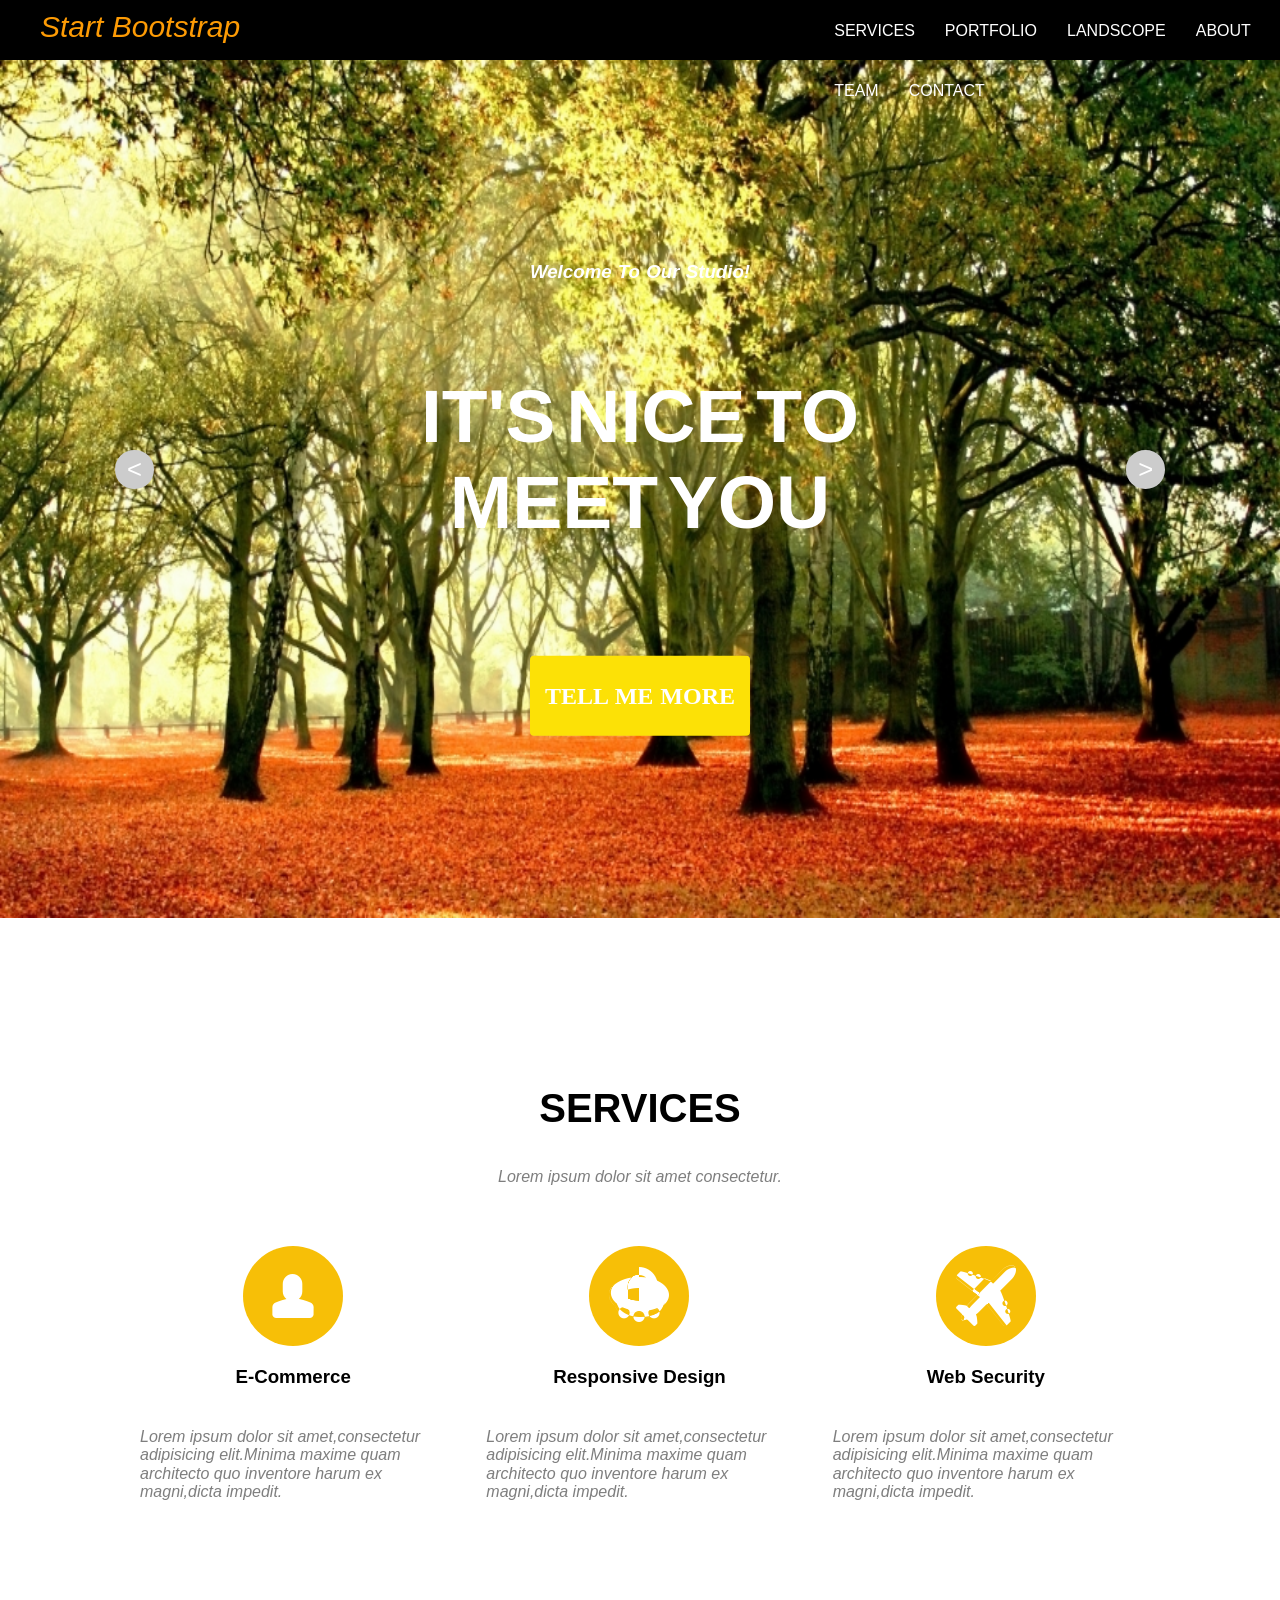
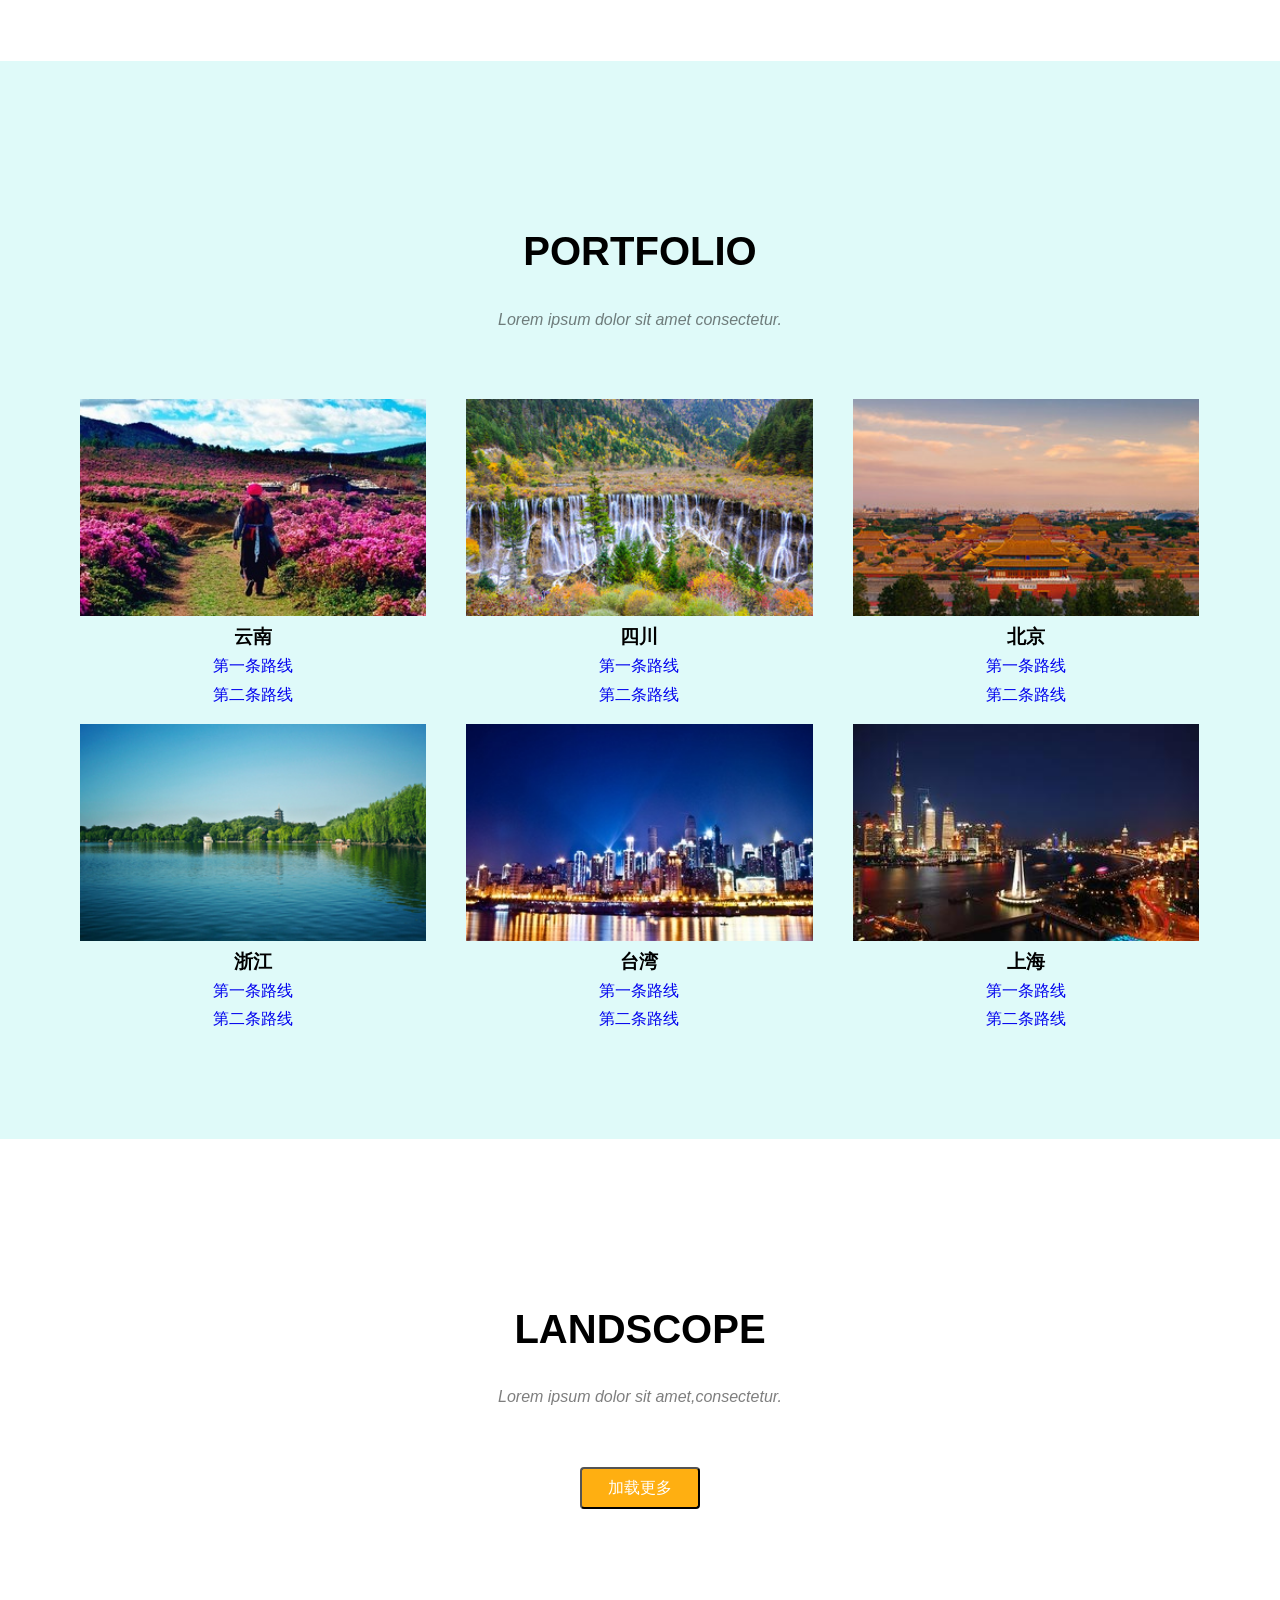
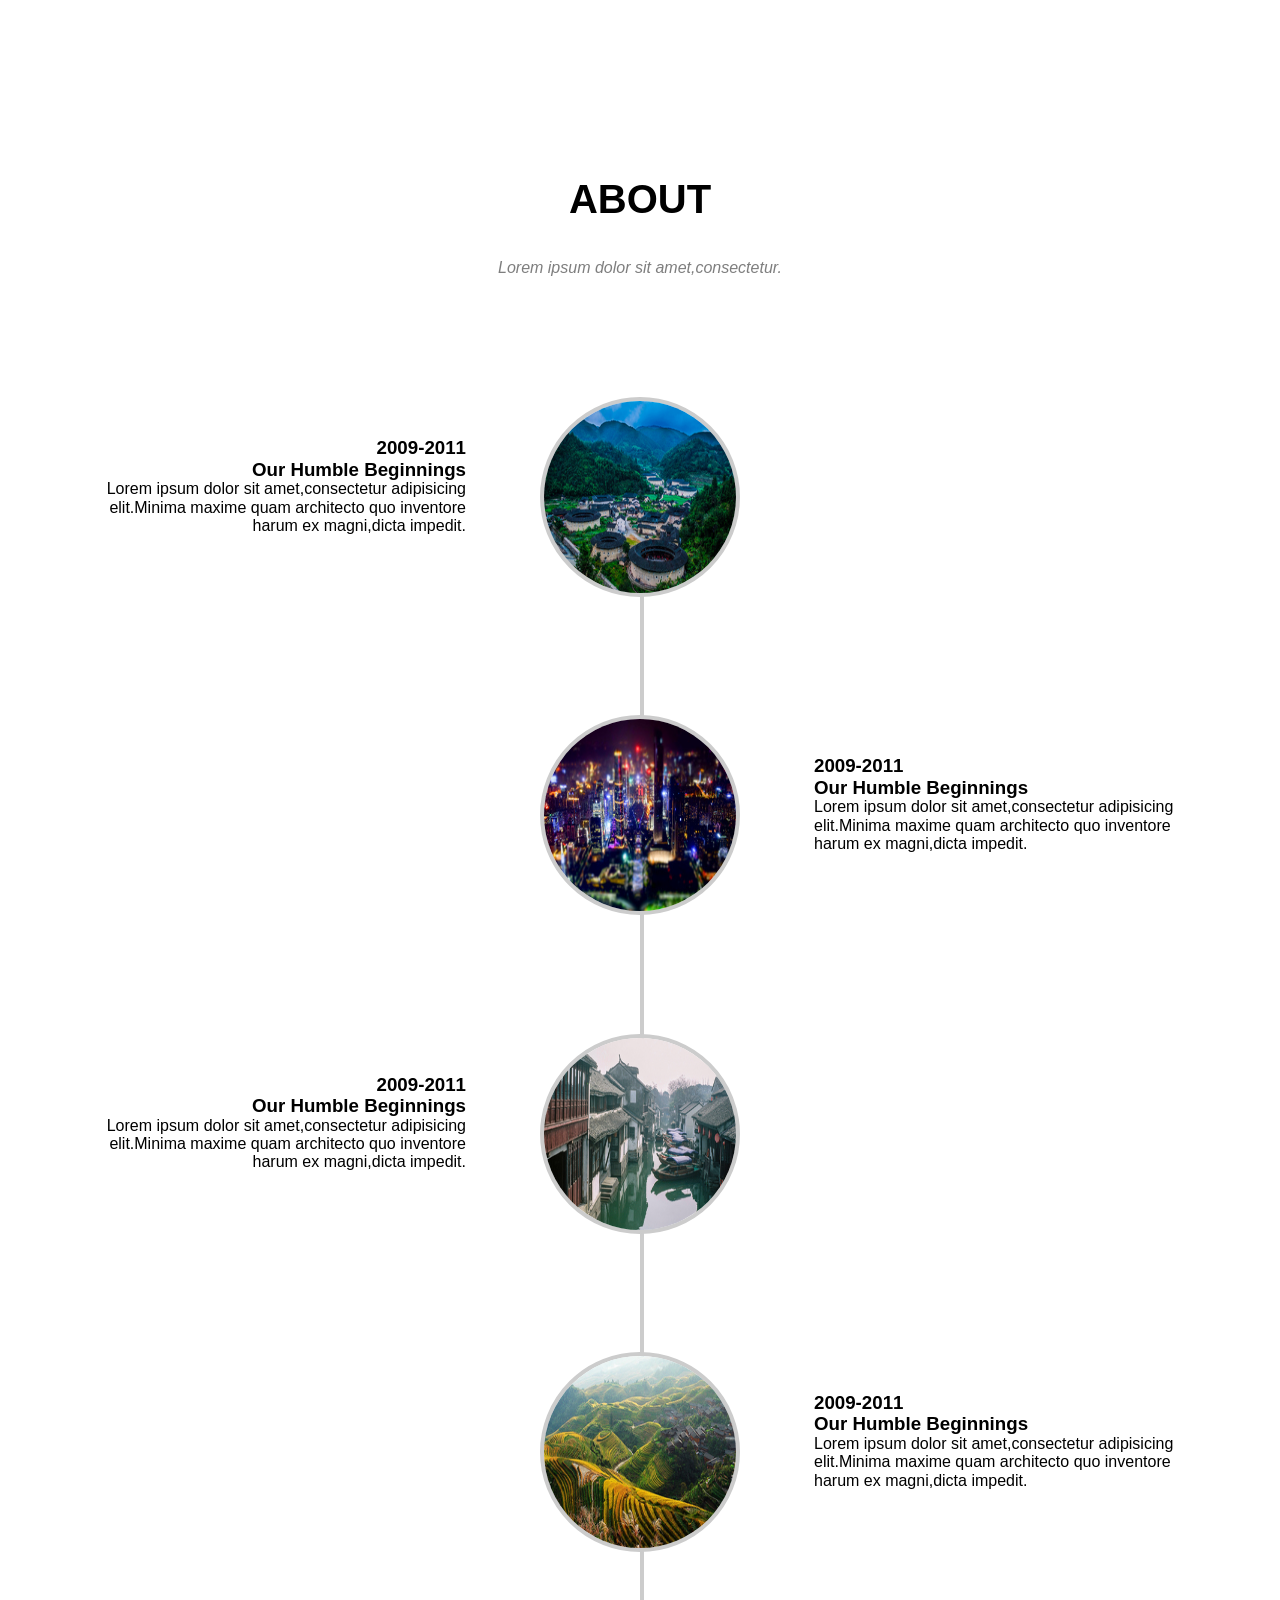
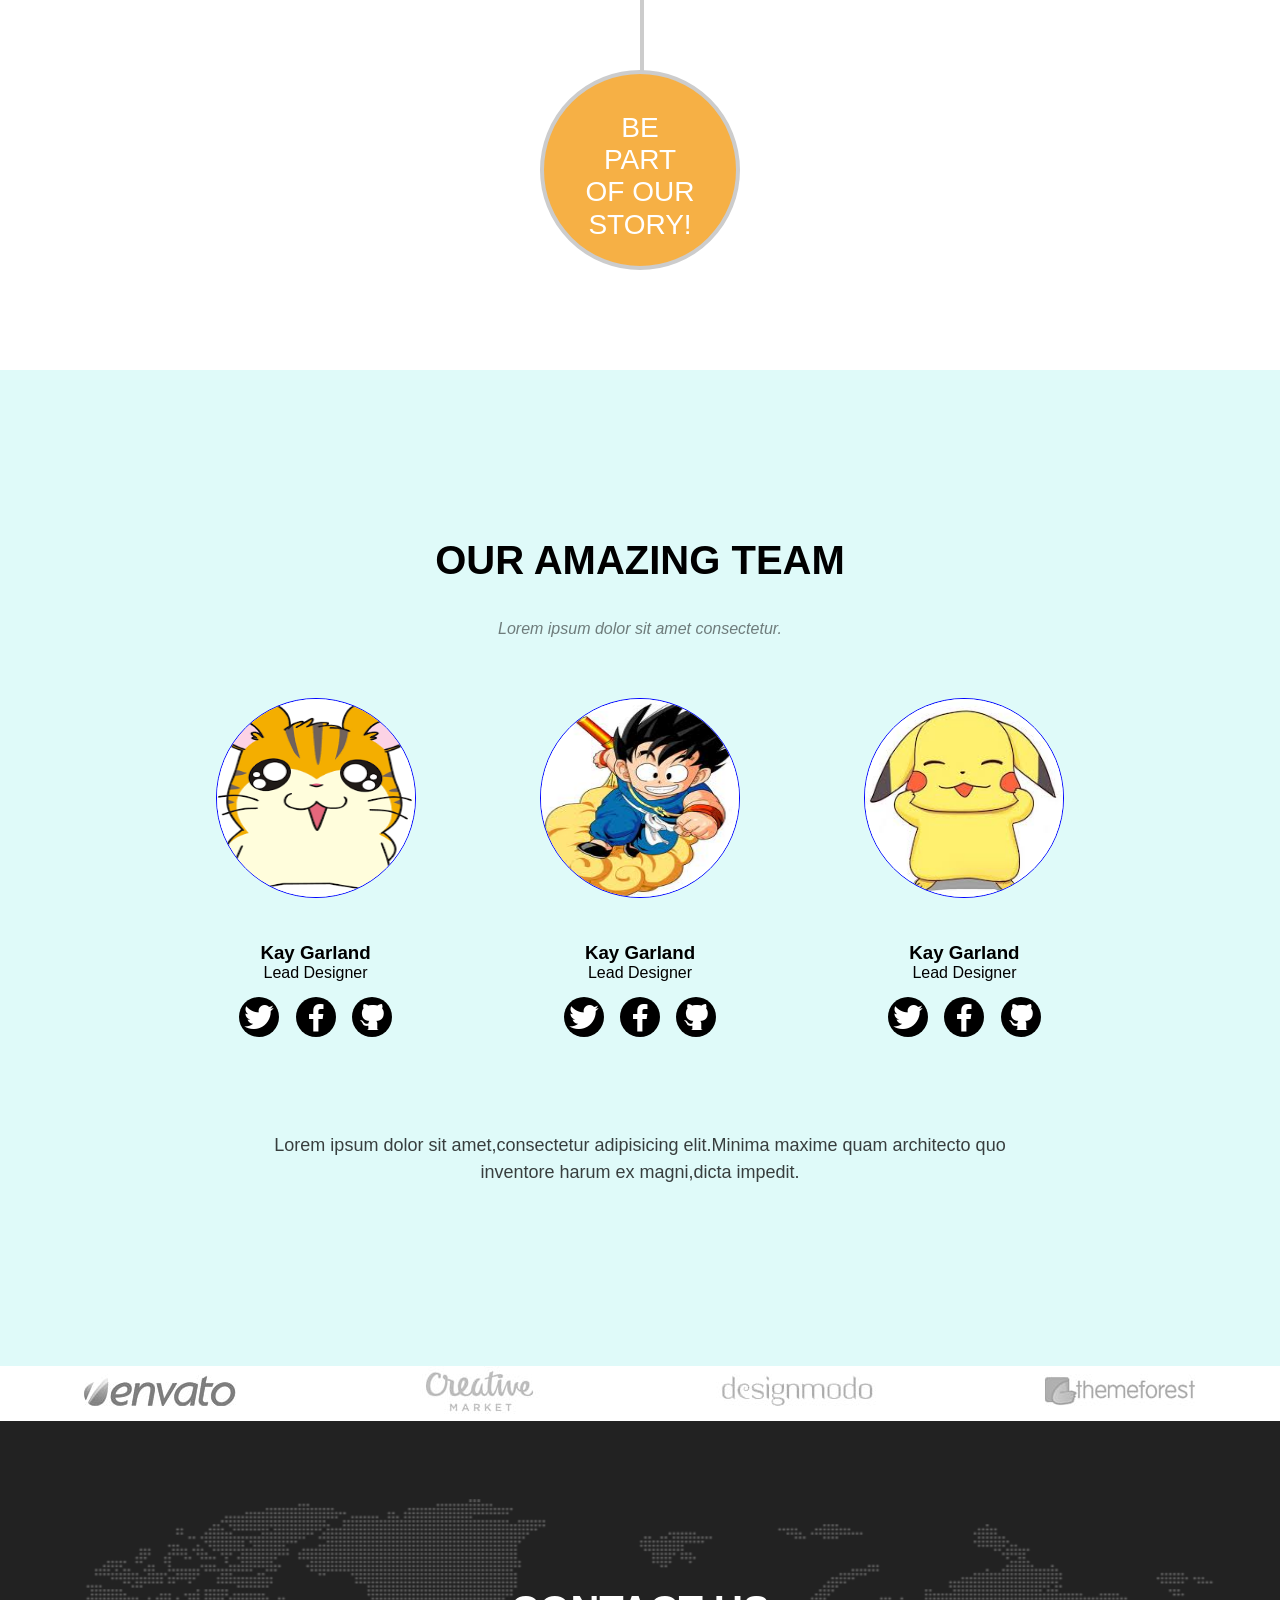
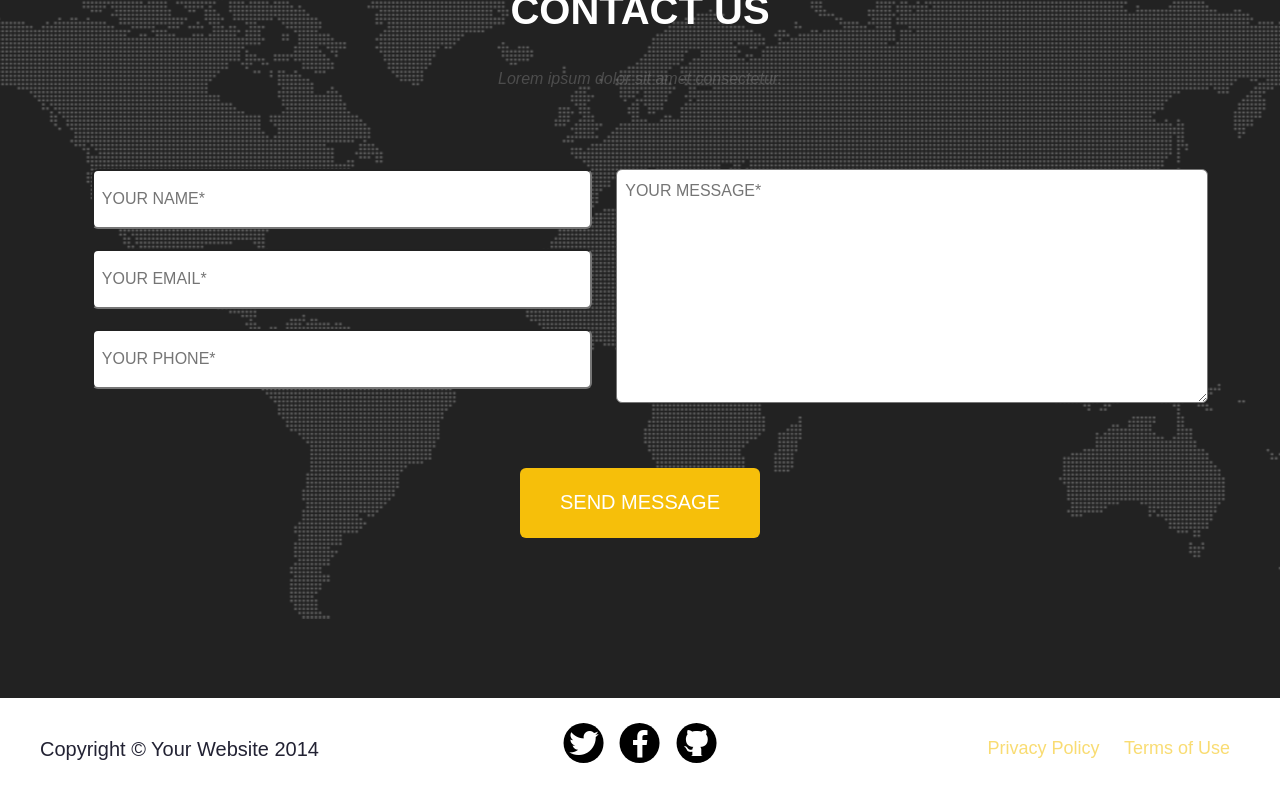
<file: index.html>
<!DOCTYPE html>
<html>
<head>
<meta charset="utf-8">
<meta http-equiv="X-UA-Compatible" content="IE=edge,chrome=1">
<title>静态页面-Leon</title>
<meta name="description" content="">
<meta name="keywords" content="">
<link href="css/reset.css" rel="stylesheet">
<link rel="stylesheet" type="text/css" href="css/main.css">
<link rel="stylesheet" type="text/css" href="css/normal.css">
<link rel="stylesheet" type="text/css" href="icon-font/iconfont.css">
<link rel="stylesheet" type="text/css" href="css/ui.css">
 
</head>
<body>
	<button id="go-top"></button>
  <header id="header">
	  <div class="carousel">
		  <a href="##" class="pre"><</a>
		  <a href="##" class="next">></a>
		  <ul class="img-ct">
			  <li><img src="img/imgCarousel/1.jpg" alt=""></li>
			  <li><img src="img/imgCarousel/5.jpg" alt=""></li>
			  <li><img src="img/imgCarousel/4.jpg" alt=""></li>
			  <li><img src="img/imgCarousel/3.jpg" alt=""></li>
			  <li><img src="img/imgCarousel/2.jpg" alt=""></li>
			  <li><img src="img/imgCarousel/6.jpg" alt=""></li>
		  </ul>

	  </div>
	  <div class="welcome">
		  <h3>welcome to our studio!</h3>
		  <h1>it's nice to meet you</h1>
		  <a href="#services">tell me more</a>
	  </div>
  </header>
  <nav id="nav">
    <a href="#header">start bootstrap</a>
  	<ul class="clearfix">
  		<li>
  			<a href="#services">services</a>
  		</li>
  		<li>
  			<a href="#portfolio">portfolio</a>
  		</li>
		<li>
			<a href="#landscope">landscope</a>
		</li>
  		<li>
  			<a href="#about">about</a>
  		</li>
  		<li>
  			<a href="#team">team</a>
  		</li>
  		<li>
  			<a href="#contact">contact</a>
  		</li>
  	</ul>
  </nav>
  <main id="main">
  	<div id="services" class="clearfix">
  		<h1>services</h1>
  		<p>Lorem ipsum dolor sit amet consectetur.</p>
  		<ul>
  			<li>
          <i class="ser-iconfont icon-people_fill"></i>
  				<h3>E-Commerce</h3>
  				<p>Lorem ipsum dolor sit amet,consectetur adipisicing elit.Minima maxime quam architecto quo inventore harum ex magni,dicta impedit.</p>
  			</li>
  			<li>
          <i class="ser-iconfont icon-ufo__easyicon"></i>
  				<h3>Responsive Design</h3>
  				<p>Lorem ipsum dolor sit amet,consectetur adipisicing elit.Minima maxime quam architecto quo inventore harum ex magni,dicta impedit.</p>
  			</li>
  			<li>
        <i class="ser-iconfont icon-airplane__eas"></i>
  				<h3>Web Security</h3>
  				<p>Lorem ipsum dolor sit amet,consectetur adipisicing elit.Minima maxime quam architecto quo inventore harum ex magni,dicta impedit.</p>
  			</li>
  		</ul>
  	</div>
  	<div id="portfolio" class="clearfix">
  		<h1>portfolio</h1>
  		<p>Lorem ipsum dolor sit amet consectetur.</p>
  		<ul>
  			<li>
  				<a href="#1" class="img-a">
  					<img src="img/云南.jpeg" alt="云南" title="云南">
            <div class="icon-hover"><span class="icon-addition"></span></div>
  				</a>
          <h3>云南</h3>
  				<a href="#1">第一条路线</a>
  				<a href="#1">第二条路线</a>
  			</li>
  			<li>
  				<a href="#2" class="img-a">
  					<img src="img/四川.jpeg" alt="四川" title="四川">
            <div class="icon-hover"><span class="icon-addition"></div>
  				</a>
          <h3>四川</h3>
  				<a href="#2">第一条路线</a>
  				<a href="#2">第二条路线</a>
  				
  			</li>
  			<li>
  				<a href="#3" class="img-a">
  					<img src="img/北京.jpeg" alt="北京" title="北京">
            <div class="icon-hover"><span class="icon-addition"></div>
  				</a>
          <h3>北京</h3>
  				<a href="#3">第一条路线</a>
  				<a href="#3">第二条路线</a>
  			</li>
  			<li>
  				<a href="#4" class="img-a">
  					<img src="img/浙江.jpeg" alt="浙江" title="浙江">
            <div class="icon-hover"><span class="icon-addition"></div>
  				</a>
          <h3>浙江</h3>
  				<a href="#4">第一条路线</a>
  				<a href="#4">第二条路线</a>
  			</li>
  			<li>
  				<a href="#5" class="img-a">
  					<img src="img/重庆.jpeg" alt="台湾" title="台湾">
            <div class="icon-hover"><span class="icon-addition"></div>
  				</a>
          <h3>台湾</h3>
  				<a href="#5">第一条路线</a>
  				<a href="#5">第二条路线</a>
  			</li>
  			<li>
  				<a href="#6" class="img-a">
  					<img src="img/上海.jpeg" alt="上海" title="上海">
            <div class="icon-hover"><span class="icon-addition"></div>
  				</a>
          <h3>上海</h3>
  				<a href="#6">第一条路线</a>
  				<a href="#6">第二条路线</a>
  			</li>
  		</ul>
  	</div>
    <div id="landscope">
		<h1>landscope</h1>
		<p>Lorem ipsum dolor sit amet,consectetur.</p>
		<div class="landscope-img"></div>
		<button class="load-more">加载更多</button>

	</div>
  	<div id="about">
  		<h1>about</h1>
  		<p>Lorem ipsum dolor sit amet,consectetur.</p>
  		<ul>

  			<li class="clearfix">
  				<div class="float-left">
  					<h3>2009-2011</h3>
  					<h3>Our Humble Beginnings</h3>
  					 <p>Lorem ipsum dolor sit amet,consectetur adipisicing elit.Minima maxime quam architecto quo inventore harum ex magni,dicta impedit.</p>
  				</div>
          <img src="img/福建.jpeg" class="img-center">
  			</li>

  			<li class="clearfix">  				
  				<div class="float-right">
  					<h3>2009-2011</h3>
  					<h3>Our Humble Beginnings</h3>
  					 <p>Lorem ipsum dolor sit amet,consectetur adipisicing elit.Minima maxime quam architecto quo inventore harum ex magni,dicta impedit.</p>
  				</div>
          <img src="img/广东.jpeg" class="img-center">
  			</li>

  			<li class="clearfix">  				
  				<div class="float-left">
  					<h3>2009-2011</h3>
  					<h3>Our Humble Beginnings</h3>
  					 <p>Lorem ipsum dolor sit amet,consectetur adipisicing elit.Minima maxime quam architecto quo inventore harum ex magni,dicta impedit.</p>
  				</div>
          <img src="img/江苏.jpeg" class="img-center">
  			</li>

  			<li class="clearfix">
  				<img src="img/广西.jpeg" class="img-center">
  				<div class="float-right">
  					<h3>2009-2011</h3>
  					<h3>Our Humble Beginnings</h3>
  					 <p>Lorem ipsum dolor sit amet,consectetur adipisicing elit.Minima maxime quam architecto quo inventore harum ex magni,dicta impedit.</p>
  				</div>
  			</li>
        
  		</ul>
  	</div>

  	<div id="team">
  		<h1>our amazing team</h1>
  		<p>Lorem ipsum dolor sit amet consectetur.</p>
  		<ul>
  			<li>
  				<img src="img/仓鼠.png">
  				<h3>Kay Garland</h3>
  				<p>Lead Designer</p>
  				<div>
  					<a href="#" class="team-iconfont icon-icontwiter"></a>
  					<a href="#" class="team-iconfont icon-facebook"></a>
  					<a href="#" class="team-iconfont icon-github"></a>
  				</div>
  			</li>
  			<li>
  				<img src="img/悟空.jpg">
  				<h3>Kay Garland</h3>
  				<p>Lead Designer</p>
  				<div>
  					<a href="#" class="team-iconfont icon-icontwiter"></a>
            <a href="#" class="team-iconfont icon-facebook"></a>
            <a href="#" class="team-iconfont icon-github"></a>
  				</div>
  			</li>
  			<li>
  				<img src="img/皮卡丘.jpg">
  				<h3>Kay Garland</h3>
  				<p>Lead Designer</p>
  				<div>
  					<a href="#" class="team-iconfont icon-icontwiter"></a>
            <a href="#" class="team-iconfont icon-facebook"></a>
            <a href="#" class="team-iconfont icon-github"></a>
  				</div>
  			</li>
        <p class=team-bottom>Lorem ipsum dolor sit amet,consectetur adipisicing elit.Minima maxime quam architecto quo inventore harum ex magni,dicta impedit.</p>
  		</ul>
  	</div>
    <aside class="clearfix">
      <a href=""><img src="img/envato.jpg"></a>
      <a href=""><img src="img/creative-market.jpg"></a>
      <a href=""><img src="img/designmodo.jpg"></a>
      <a href=""><img src="img/themeforest.jpg"></a>
    </aside>
    <section id="contact">
      <h1>contact us</h1>
      <p>Lorem ipsum dolor sit amet consectetur.</p>
      <form>
        <div class="form-left">
          <input type="text" name="NAME" placeholder="YOUR NAME*">
          <input type="email" name="EMAIL" placeholder="YOUR EMAIL*">
          <input type="number" name="PHONE" placeholder="YOUR PHONE*">
        </div>
        <div class="form-right">
          <textarea type="text" name="message" rows="12" cols="60" placeholder="YOUR MESSAGE*"></textarea>
        </div>
        <input type="submit" name="submit" value="SEND MESSAGE" class="submit">
      </form>
    </section>
    <footer>
      <div class="copy">
        Copyright © Your Website 2014
      </div>
      <div class="ft-icon">
        <a href="#" class="team-iconfont icon-icontwiter"></a>
        <a href="#" class="team-iconfont icon-facebook"></a>
        <a href="#" class="team-iconfont icon-github"></a>
      </div>
      <div class="friend">
        <a href="#">Privacy Policy</a>
        <a href="#">Terms of Use</a>
      </div>
    </footer>
  </main>
  <script src="js/lib/bower_components/requirejs/require.js"></script>
  <script>
	  require.config({
		  baseUrl: 'js',
		  paths: {
		      'jquery': 'lib/bower_components/jquery/dist/jquery.min'
		  }
	  })
      requirejs(['app/index'])
  </script>
</body>
</html>
</file>
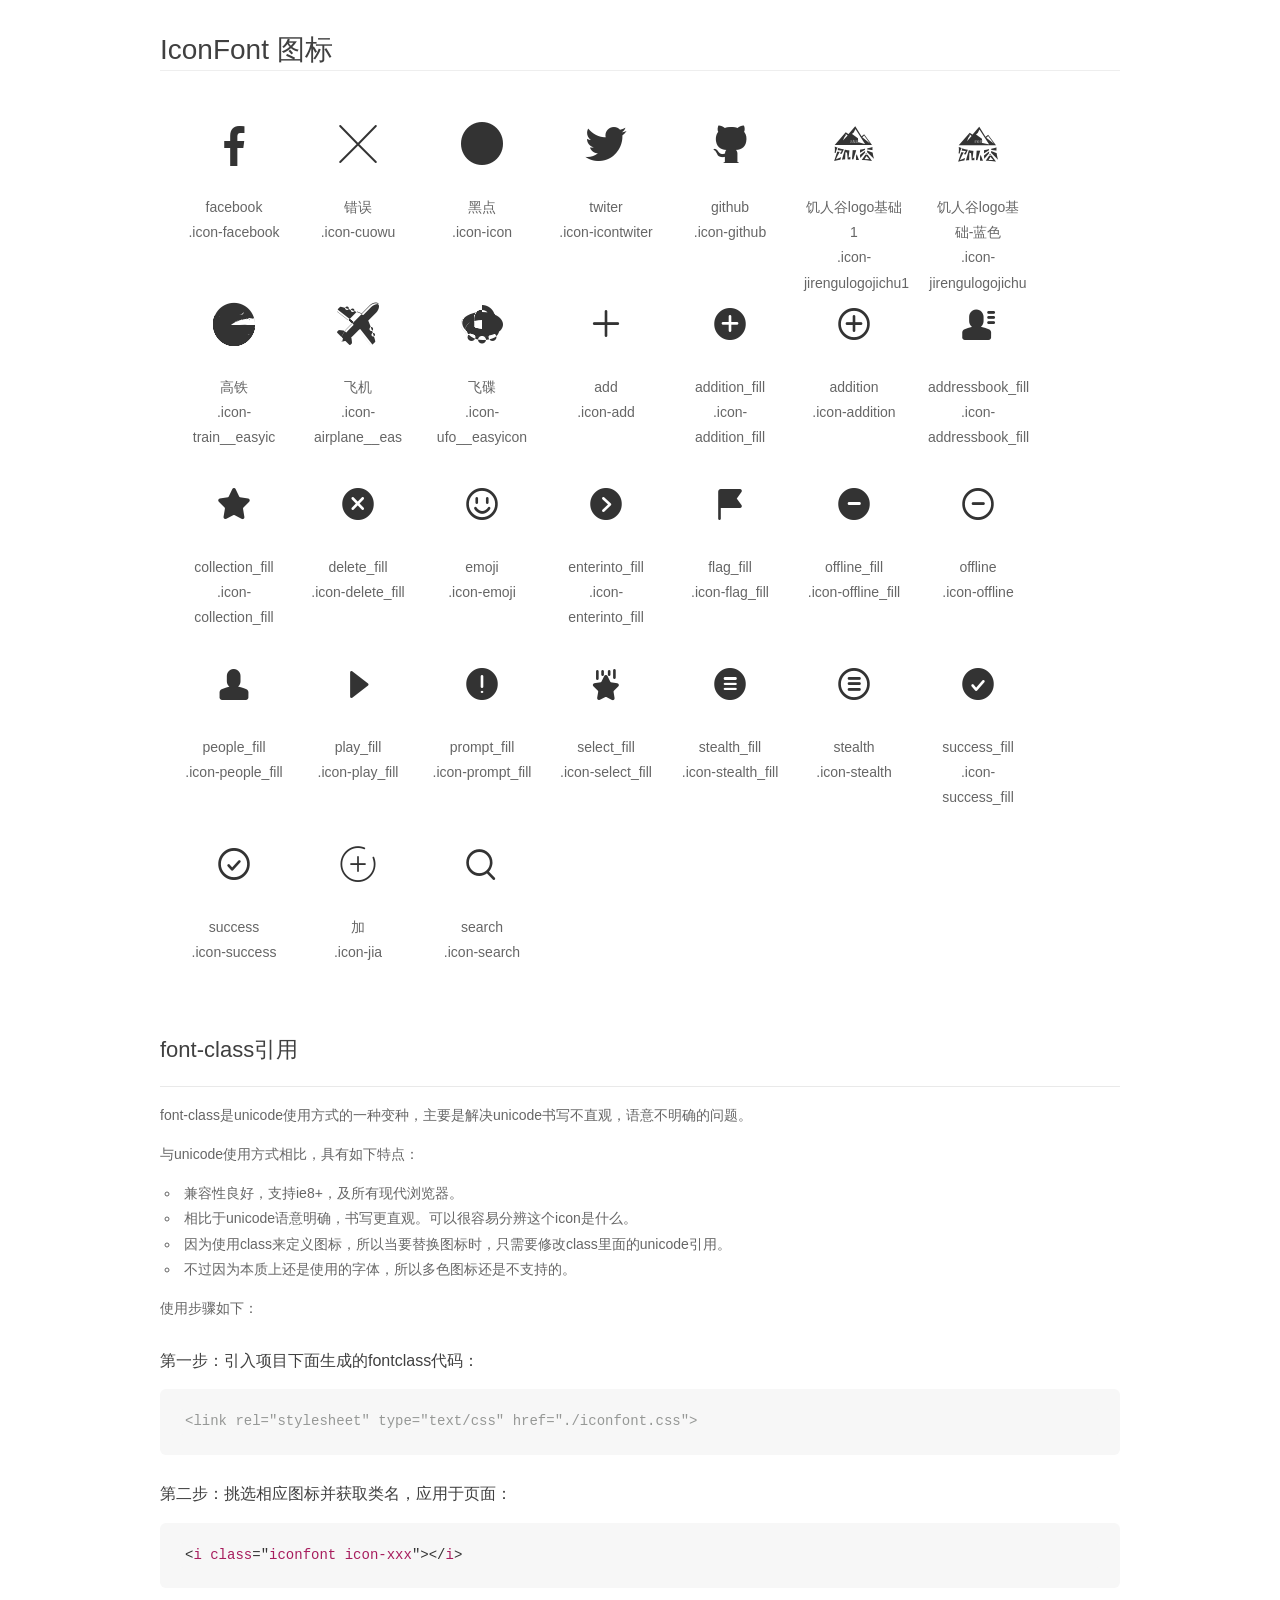
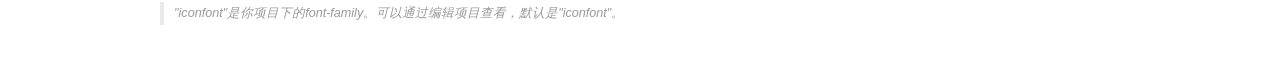
<file: icon-font/demo_fontclass.html>
<!DOCTYPE html>
<html>
<head>
    <meta charset="utf-8"/>
    <title>IconFont</title>
    <link rel="stylesheet" href="demo.css">
    <link rel="stylesheet" href="iconfont.css">
</head>
<body>
    <div class="main markdown">
        <h1>IconFont 图标</h1>
        <ul class="icon_lists clear">
            
                <li>
                <i class="icon iconfont icon-facebook"></i>
                    <div class="name">facebook</div>
                    <div class="fontclass">.icon-facebook</div>
                </li>
            
                <li>
                <i class="icon iconfont icon-cuowu"></i>
                    <div class="name">错误</div>
                    <div class="fontclass">.icon-cuowu</div>
                </li>
            
                <li>
                <i class="icon iconfont icon-icon"></i>
                    <div class="name">黑点</div>
                    <div class="fontclass">.icon-icon</div>
                </li>
            
                <li>
                <i class="icon iconfont icon-icontwiter"></i>
                    <div class="name">twiter</div>
                    <div class="fontclass">.icon-icontwiter</div>
                </li>
            
                <li>
                <i class="icon iconfont icon-github"></i>
                    <div class="name">github</div>
                    <div class="fontclass">.icon-github</div>
                </li>
            
                <li>
                <i class="icon iconfont icon-jirengulogojichu1"></i>
                    <div class="name">饥人谷logo基础1</div>
                    <div class="fontclass">.icon-jirengulogojichu1</div>
                </li>
            
                <li>
                <i class="icon iconfont icon-jirengulogojichu"></i>
                    <div class="name">饥人谷logo基础-蓝色</div>
                    <div class="fontclass">.icon-jirengulogojichu</div>
                </li>
            
                <li>
                <i class="icon iconfont icon-train__easyic"></i>
                    <div class="name">高铁</div>
                    <div class="fontclass">.icon-train__easyic</div>
                </li>
            
                <li>
                <i class="icon iconfont icon-airplane__eas"></i>
                    <div class="name">飞机</div>
                    <div class="fontclass">.icon-airplane__eas</div>
                </li>
            
                <li>
                <i class="icon iconfont icon-ufo__easyicon"></i>
                    <div class="name">飞碟</div>
                    <div class="fontclass">.icon-ufo__easyicon</div>
                </li>
            
                <li>
                <i class="icon iconfont icon-add"></i>
                    <div class="name">add</div>
                    <div class="fontclass">.icon-add</div>
                </li>
            
                <li>
                <i class="icon iconfont icon-addition_fill"></i>
                    <div class="name">addition_fill</div>
                    <div class="fontclass">.icon-addition_fill</div>
                </li>
            
                <li>
                <i class="icon iconfont icon-addition"></i>
                    <div class="name">addition</div>
                    <div class="fontclass">.icon-addition</div>
                </li>
            
                <li>
                <i class="icon iconfont icon-addressbook_fill"></i>
                    <div class="name">addressbook_fill</div>
                    <div class="fontclass">.icon-addressbook_fill</div>
                </li>
            
                <li>
                <i class="icon iconfont icon-collection_fill"></i>
                    <div class="name">collection_fill</div>
                    <div class="fontclass">.icon-collection_fill</div>
                </li>
            
                <li>
                <i class="icon iconfont icon-delete_fill"></i>
                    <div class="name">delete_fill</div>
                    <div class="fontclass">.icon-delete_fill</div>
                </li>
            
                <li>
                <i class="icon iconfont icon-emoji"></i>
                    <div class="name">emoji</div>
                    <div class="fontclass">.icon-emoji</div>
                </li>
            
                <li>
                <i class="icon iconfont icon-enterinto_fill"></i>
                    <div class="name">enterinto_fill</div>
                    <div class="fontclass">.icon-enterinto_fill</div>
                </li>
            
                <li>
                <i class="icon iconfont icon-flag_fill"></i>
                    <div class="name">flag_fill</div>
                    <div class="fontclass">.icon-flag_fill</div>
                </li>
            
                <li>
                <i class="icon iconfont icon-offline_fill"></i>
                    <div class="name">offline_fill</div>
                    <div class="fontclass">.icon-offline_fill</div>
                </li>
            
                <li>
                <i class="icon iconfont icon-offline"></i>
                    <div class="name">offline</div>
                    <div class="fontclass">.icon-offline</div>
                </li>
            
                <li>
                <i class="icon iconfont icon-people_fill"></i>
                    <div class="name">people_fill</div>
                    <div class="fontclass">.icon-people_fill</div>
                </li>
            
                <li>
                <i class="icon iconfont icon-play_fill"></i>
                    <div class="name">play_fill</div>
                    <div class="fontclass">.icon-play_fill</div>
                </li>
            
                <li>
                <i class="icon iconfont icon-prompt_fill"></i>
                    <div class="name">prompt_fill</div>
                    <div class="fontclass">.icon-prompt_fill</div>
                </li>
            
                <li>
                <i class="icon iconfont icon-select_fill"></i>
                    <div class="name">select_fill</div>
                    <div class="fontclass">.icon-select_fill</div>
                </li>
            
                <li>
                <i class="icon iconfont icon-stealth_fill"></i>
                    <div class="name">stealth_fill</div>
                    <div class="fontclass">.icon-stealth_fill</div>
                </li>
            
                <li>
                <i class="icon iconfont icon-stealth"></i>
                    <div class="name">stealth</div>
                    <div class="fontclass">.icon-stealth</div>
                </li>
            
                <li>
                <i class="icon iconfont icon-success_fill"></i>
                    <div class="name">success_fill</div>
                    <div class="fontclass">.icon-success_fill</div>
                </li>
            
                <li>
                <i class="icon iconfont icon-success"></i>
                    <div class="name">success</div>
                    <div class="fontclass">.icon-success</div>
                </li>
            
                <li>
                <i class="icon iconfont icon-jia"></i>
                    <div class="name">加</div>
                    <div class="fontclass">.icon-jia</div>
                </li>
            
                <li>
                <i class="icon iconfont icon-search"></i>
                    <div class="name">search</div>
                    <div class="fontclass">.icon-search</div>
                </li>
            
        </ul>

        <h2 id="font-class-">font-class引用</h2>
        <hr>

        <p>font-class是unicode使用方式的一种变种，主要是解决unicode书写不直观，语意不明确的问题。</p>
        <p>与unicode使用方式相比，具有如下特点：</p>
        <ul>
        <li>兼容性良好，支持ie8+，及所有现代浏览器。</li>
        <li>相比于unicode语意明确，书写更直观。可以很容易分辨这个icon是什么。</li>
        <li>因为使用class来定义图标，所以当要替换图标时，只需要修改class里面的unicode引用。</li>
        <li>不过因为本质上还是使用的字体，所以多色图标还是不支持的。</li>
        </ul>
        <p>使用步骤如下：</p>
        <h3 id="-fontclass-">第一步：引入项目下面生成的fontclass代码：</h3>


        <pre><code class="lang-js hljs javascript"><span class="hljs-comment">&lt;link rel="stylesheet" type="text/css" href="./iconfont.css"&gt;</span></code></pre>
        <h3 id="-">第二步：挑选相应图标并获取类名，应用于页面：</h3>
        <pre><code class="lang-css hljs">&lt;<span class="hljs-selector-tag">i</span> <span class="hljs-selector-tag">class</span>="<span class="hljs-selector-tag">iconfont</span> <span class="hljs-selector-tag">icon-xxx</span>"&gt;&lt;/<span class="hljs-selector-tag">i</span>&gt;</code></pre>
        <blockquote>
        <p>"iconfont"是你项目下的font-family。可以通过编辑项目查看，默认是"iconfont"。</p>
        </blockquote>
    </div>
</body>
</html>
</file>
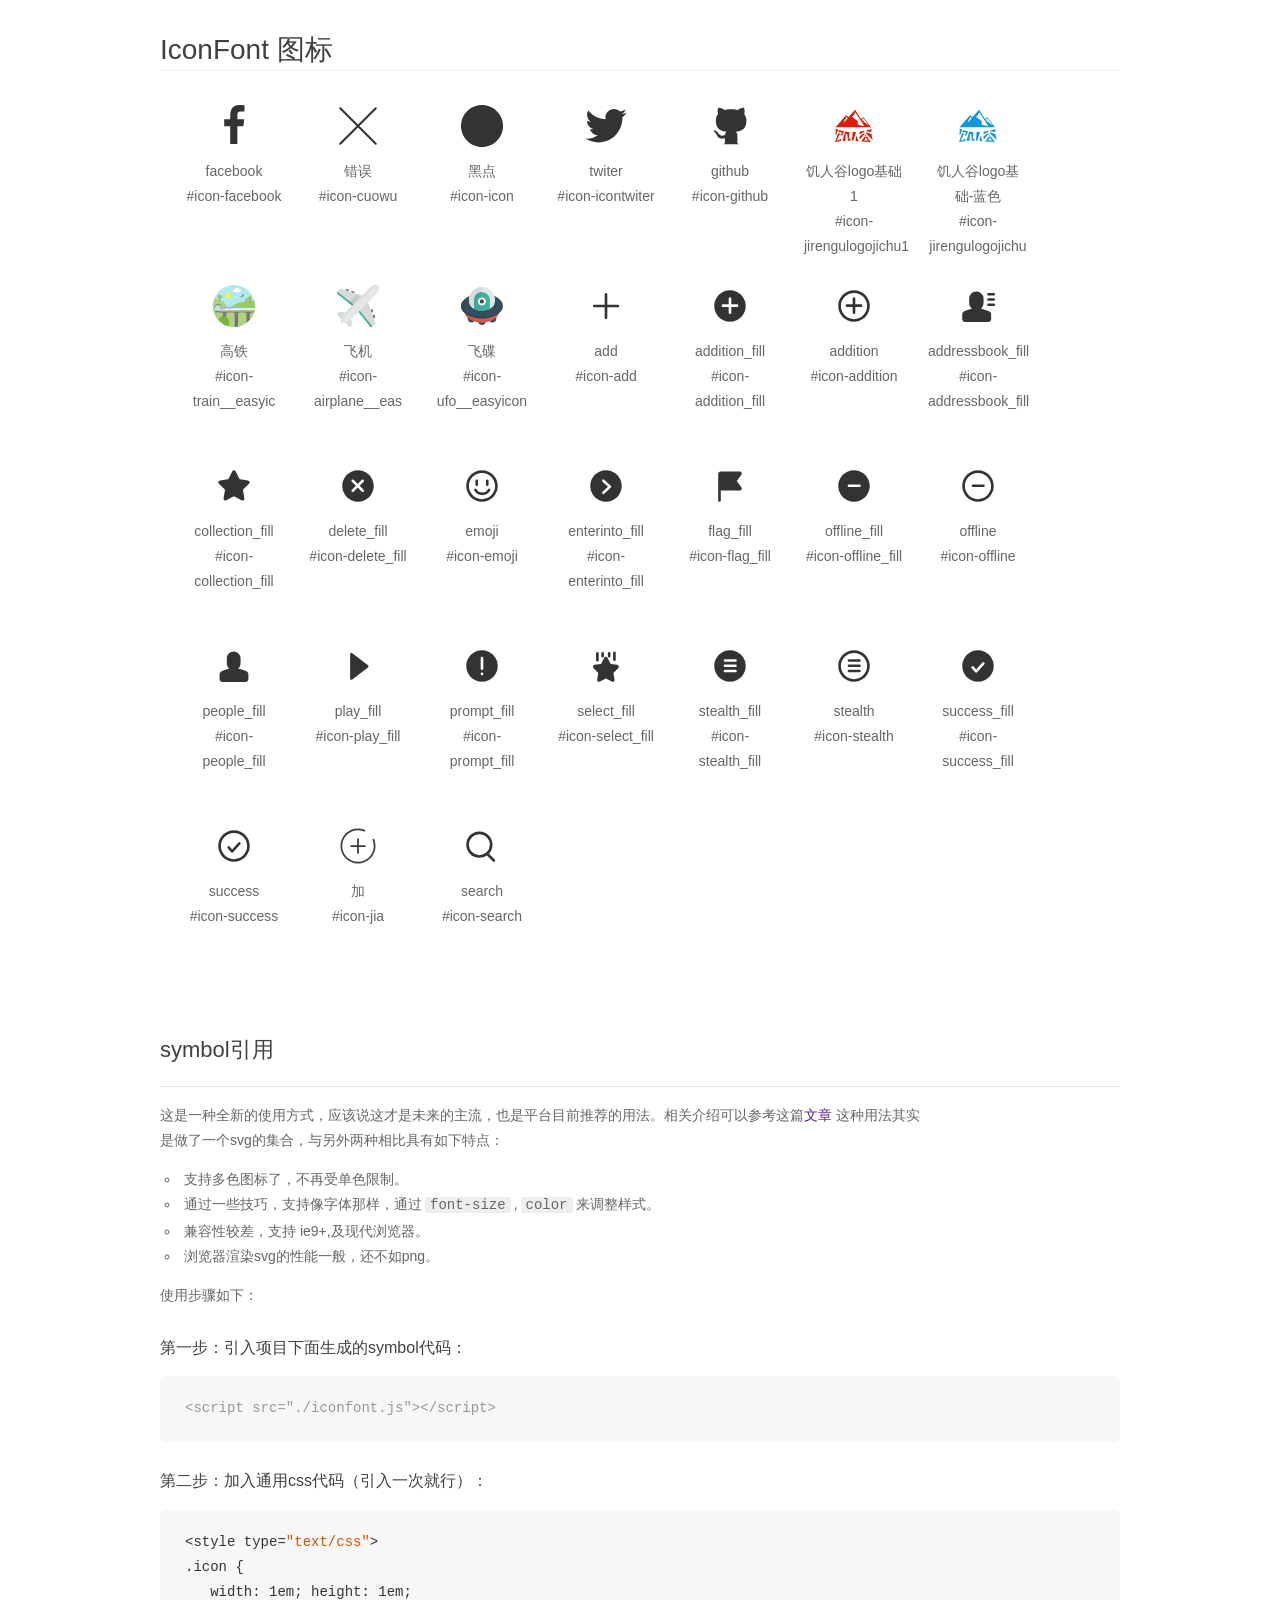
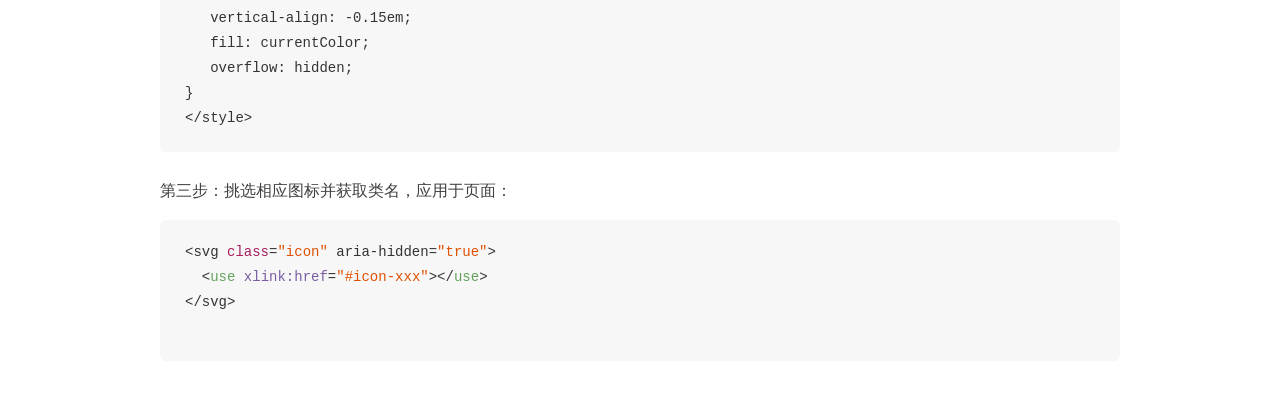
<file: icon-font/demo_symbol.html>
<!DOCTYPE html>
<html>
<head>
    <meta charset="utf-8"/>
    <title>IconFont</title>
    <link rel="stylesheet" href="demo.css">
    <script src="iconfont.js"></script>

    <style type="text/css">
        .icon {
          /* 通过设置 font-size 来改变图标大小 */
          width: 1em; height: 1em;
          /* 图标和文字相邻时，垂直对齐 */
          vertical-align: -0.15em;
          /* 通过设置 color 来改变 SVG 的颜色/fill */
          fill: currentColor;
          /* path 和 stroke 溢出 viewBox 部分在 IE 下会显示
             normalize.css 中也包含这行 */
          overflow: hidden;
        }

    </style>
</head>
<body>
    <div class="main markdown">
        <h1>IconFont 图标</h1>
        <ul class="icon_lists clear">
            
                <li>
                    <svg class="icon" aria-hidden="true">
                        <use xlink:href="#icon-facebook"></use>
                    </svg>
                    <div class="name">facebook</div>
                    <div class="fontclass">#icon-facebook</div>
                </li>
            
                <li>
                    <svg class="icon" aria-hidden="true">
                        <use xlink:href="#icon-cuowu"></use>
                    </svg>
                    <div class="name">错误</div>
                    <div class="fontclass">#icon-cuowu</div>
                </li>
            
                <li>
                    <svg class="icon" aria-hidden="true">
                        <use xlink:href="#icon-icon"></use>
                    </svg>
                    <div class="name">黑点</div>
                    <div class="fontclass">#icon-icon</div>
                </li>
            
                <li>
                    <svg class="icon" aria-hidden="true">
                        <use xlink:href="#icon-icontwiter"></use>
                    </svg>
                    <div class="name">twiter</div>
                    <div class="fontclass">#icon-icontwiter</div>
                </li>
            
                <li>
                    <svg class="icon" aria-hidden="true">
                        <use xlink:href="#icon-github"></use>
                    </svg>
                    <div class="name">github</div>
                    <div class="fontclass">#icon-github</div>
                </li>
            
                <li>
                    <svg class="icon" aria-hidden="true">
                        <use xlink:href="#icon-jirengulogojichu1"></use>
                    </svg>
                    <div class="name">饥人谷logo基础1</div>
                    <div class="fontclass">#icon-jirengulogojichu1</div>
                </li>
            
                <li>
                    <svg class="icon" aria-hidden="true">
                        <use xlink:href="#icon-jirengulogojichu"></use>
                    </svg>
                    <div class="name">饥人谷logo基础-蓝色</div>
                    <div class="fontclass">#icon-jirengulogojichu</div>
                </li>
            
                <li>
                    <svg class="icon" aria-hidden="true">
                        <use xlink:href="#icon-train__easyic"></use>
                    </svg>
                    <div class="name">高铁</div>
                    <div class="fontclass">#icon-train__easyic</div>
                </li>
            
                <li>
                    <svg class="icon" aria-hidden="true">
                        <use xlink:href="#icon-airplane__eas"></use>
                    </svg>
                    <div class="name">飞机</div>
                    <div class="fontclass">#icon-airplane__eas</div>
                </li>
            
                <li>
                    <svg class="icon" aria-hidden="true">
                        <use xlink:href="#icon-ufo__easyicon"></use>
                    </svg>
                    <div class="name">飞碟</div>
                    <div class="fontclass">#icon-ufo__easyicon</div>
                </li>
            
                <li>
                    <svg class="icon" aria-hidden="true">
                        <use xlink:href="#icon-add"></use>
                    </svg>
                    <div class="name">add</div>
                    <div class="fontclass">#icon-add</div>
                </li>
            
                <li>
                    <svg class="icon" aria-hidden="true">
                        <use xlink:href="#icon-addition_fill"></use>
                    </svg>
                    <div class="name">addition_fill</div>
                    <div class="fontclass">#icon-addition_fill</div>
                </li>
            
                <li>
                    <svg class="icon" aria-hidden="true">
                        <use xlink:href="#icon-addition"></use>
                    </svg>
                    <div class="name">addition</div>
                    <div class="fontclass">#icon-addition</div>
                </li>
            
                <li>
                    <svg class="icon" aria-hidden="true">
                        <use xlink:href="#icon-addressbook_fill"></use>
                    </svg>
                    <div class="name">addressbook_fill</div>
                    <div class="fontclass">#icon-addressbook_fill</div>
                </li>
            
                <li>
                    <svg class="icon" aria-hidden="true">
                        <use xlink:href="#icon-collection_fill"></use>
                    </svg>
                    <div class="name">collection_fill</div>
                    <div class="fontclass">#icon-collection_fill</div>
                </li>
            
                <li>
                    <svg class="icon" aria-hidden="true">
                        <use xlink:href="#icon-delete_fill"></use>
                    </svg>
                    <div class="name">delete_fill</div>
                    <div class="fontclass">#icon-delete_fill</div>
                </li>
            
                <li>
                    <svg class="icon" aria-hidden="true">
                        <use xlink:href="#icon-emoji"></use>
                    </svg>
                    <div class="name">emoji</div>
                    <div class="fontclass">#icon-emoji</div>
                </li>
            
                <li>
                    <svg class="icon" aria-hidden="true">
                        <use xlink:href="#icon-enterinto_fill"></use>
                    </svg>
                    <div class="name">enterinto_fill</div>
                    <div class="fontclass">#icon-enterinto_fill</div>
                </li>
            
                <li>
                    <svg class="icon" aria-hidden="true">
                        <use xlink:href="#icon-flag_fill"></use>
                    </svg>
                    <div class="name">flag_fill</div>
                    <div class="fontclass">#icon-flag_fill</div>
                </li>
            
                <li>
                    <svg class="icon" aria-hidden="true">
                        <use xlink:href="#icon-offline_fill"></use>
                    </svg>
                    <div class="name">offline_fill</div>
                    <div class="fontclass">#icon-offline_fill</div>
                </li>
            
                <li>
                    <svg class="icon" aria-hidden="true">
                        <use xlink:href="#icon-offline"></use>
                    </svg>
                    <div class="name">offline</div>
                    <div class="fontclass">#icon-offline</div>
                </li>
            
                <li>
                    <svg class="icon" aria-hidden="true">
                        <use xlink:href="#icon-people_fill"></use>
                    </svg>
                    <div class="name">people_fill</div>
                    <div class="fontclass">#icon-people_fill</div>
                </li>
            
                <li>
                    <svg class="icon" aria-hidden="true">
                        <use xlink:href="#icon-play_fill"></use>
                    </svg>
                    <div class="name">play_fill</div>
                    <div class="fontclass">#icon-play_fill</div>
                </li>
            
                <li>
                    <svg class="icon" aria-hidden="true">
                        <use xlink:href="#icon-prompt_fill"></use>
                    </svg>
                    <div class="name">prompt_fill</div>
                    <div class="fontclass">#icon-prompt_fill</div>
                </li>
            
                <li>
                    <svg class="icon" aria-hidden="true">
                        <use xlink:href="#icon-select_fill"></use>
                    </svg>
                    <div class="name">select_fill</div>
                    <div class="fontclass">#icon-select_fill</div>
                </li>
            
                <li>
                    <svg class="icon" aria-hidden="true">
                        <use xlink:href="#icon-stealth_fill"></use>
                    </svg>
                    <div class="name">stealth_fill</div>
                    <div class="fontclass">#icon-stealth_fill</div>
                </li>
            
                <li>
                    <svg class="icon" aria-hidden="true">
                        <use xlink:href="#icon-stealth"></use>
                    </svg>
                    <div class="name">stealth</div>
                    <div class="fontclass">#icon-stealth</div>
                </li>
            
                <li>
                    <svg class="icon" aria-hidden="true">
                        <use xlink:href="#icon-success_fill"></use>
                    </svg>
                    <div class="name">success_fill</div>
                    <div class="fontclass">#icon-success_fill</div>
                </li>
            
                <li>
                    <svg class="icon" aria-hidden="true">
                        <use xlink:href="#icon-success"></use>
                    </svg>
                    <div class="name">success</div>
                    <div class="fontclass">#icon-success</div>
                </li>
            
                <li>
                    <svg class="icon" aria-hidden="true">
                        <use xlink:href="#icon-jia"></use>
                    </svg>
                    <div class="name">加</div>
                    <div class="fontclass">#icon-jia</div>
                </li>
            
                <li>
                    <svg class="icon" aria-hidden="true">
                        <use xlink:href="#icon-search"></use>
                    </svg>
                    <div class="name">search</div>
                    <div class="fontclass">#icon-search</div>
                </li>
            
        </ul>


        <h2 id="symbol-">symbol引用</h2>
        <hr>

        <p>这是一种全新的使用方式，应该说这才是未来的主流，也是平台目前推荐的用法。相关介绍可以参考这篇<a href="">文章</a>
        这种用法其实是做了一个svg的集合，与另外两种相比具有如下特点：</p>
        <ul>
          <li>支持多色图标了，不再受单色限制。</li>
          <li>通过一些技巧，支持像字体那样，通过<code>font-size</code>,<code>color</code>来调整样式。</li>
          <li>兼容性较差，支持 ie9+,及现代浏览器。</li>
          <li>浏览器渲染svg的性能一般，还不如png。</li>
        </ul>
        <p>使用步骤如下：</p>
        <h3 id="-symbol-">第一步：引入项目下面生成的symbol代码：</h3>
        <pre><code class="lang-js hljs javascript"><span class="hljs-comment">&lt;script src="./iconfont.js"&gt;&lt;/script&gt;</span></code></pre>
        <h3 id="-css-">第二步：加入通用css代码（引入一次就行）：</h3>
        <pre><code class="lang-js hljs javascript">&lt;style type=<span class="hljs-string">"text/css"</span>&gt;
.icon {
   width: <span class="hljs-number">1</span>em; height: <span class="hljs-number">1</span>em;
   vertical-align: <span class="hljs-number">-0.15</span>em;
   fill: currentColor;
   overflow: hidden;
}
&lt;<span class="hljs-regexp">/style&gt;</span></code></pre>
        <h3 id="-">第三步：挑选相应图标并获取类名，应用于页面：</h3>
        <pre><code class="lang-js hljs javascript">&lt;svg <span class="hljs-class"><span class="hljs-keyword">class</span></span>=<span class="hljs-string">"icon"</span> aria-hidden=<span class="hljs-string">"true"</span>&gt;<span class="xml"><span class="hljs-tag">
  &lt;<span class="hljs-name">use</span> <span class="hljs-attr">xlink:href</span>=<span class="hljs-string">"#icon-xxx"</span>&gt;</span><span class="hljs-tag">&lt;/<span class="hljs-name">use</span>&gt;</span>
</span>&lt;<span class="hljs-regexp">/svg&gt;
        </span></code></pre>
    </div>
</body>
</html>
</file>
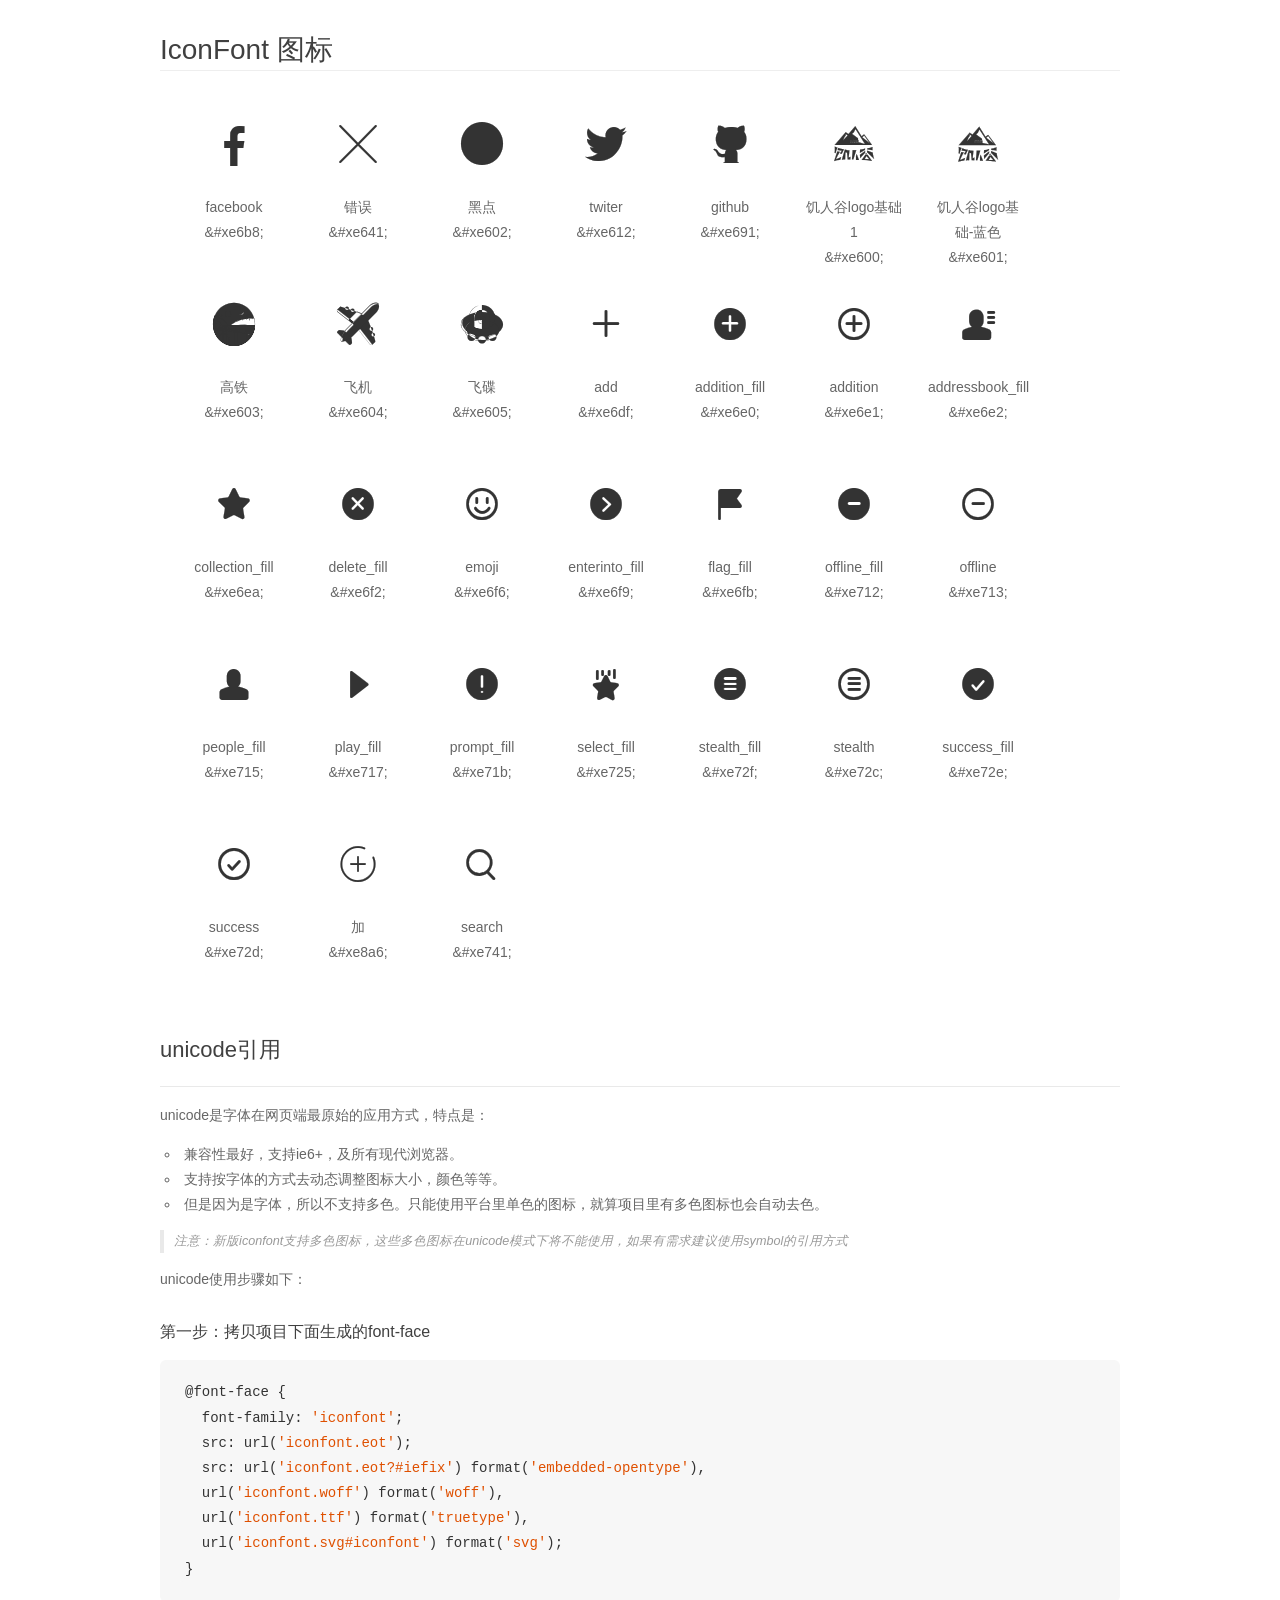
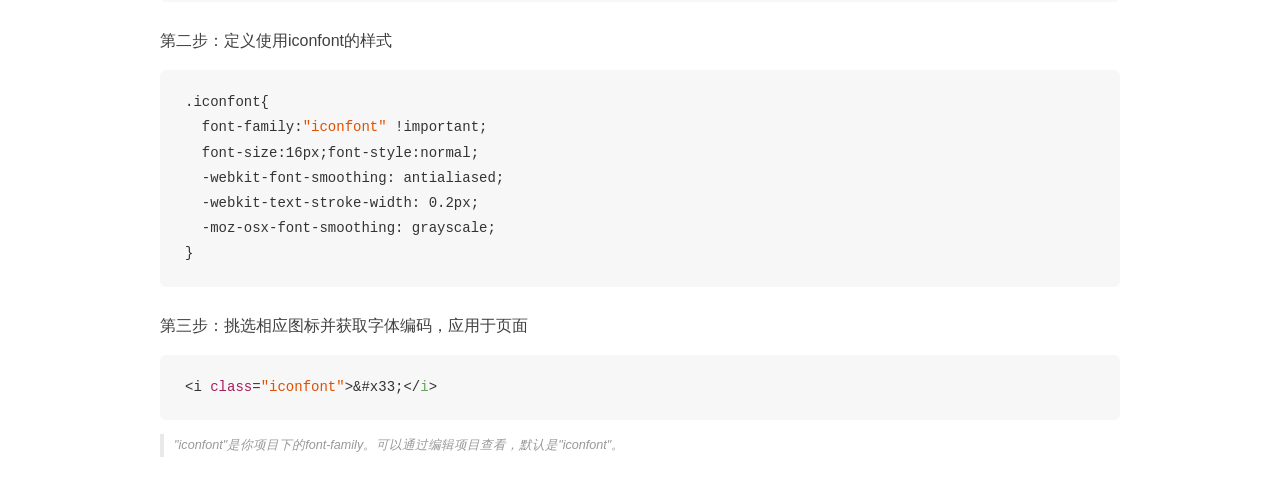
<file: icon-font/demo_unicode.html>
<!DOCTYPE html>
<html>
<head>
    <meta charset="utf-8"/>
    <title>IconFont</title>
    <link rel="stylesheet" href="demo.css">

    <style type="text/css">

        @font-face {font-family: "iconfont";
          src: url('iconfont.eot'); /* IE9*/
          src: url('iconfont.eot#iefix') format('embedded-opentype'), /* IE6-IE8 */
          url('iconfont.woff') format('woff'), /* chrome, firefox */
          url('iconfont.ttf') format('truetype'), /* chrome, firefox, opera, Safari, Android, iOS 4.2+*/
          url('iconfont.svg#iconfont') format('svg'); /* iOS 4.1- */
        }

        .iconfont {
          font-family:"iconfont" !important;
          font-size:16px;
          font-style:normal;
          -webkit-font-smoothing: antialiased;
          -webkit-text-stroke-width: 0.2px;
          -moz-osx-font-smoothing: grayscale;
        }

    </style>
</head>
<body>
    <div class="main markdown">
        <h1>IconFont 图标</h1>
        <ul class="icon_lists clear">
            
                <li>
                <i class="icon iconfont">&#xe6b8;</i>
                    <div class="name">facebook</div>
                    <div class="code">&amp;#xe6b8;</div>
                </li>
            
                <li>
                <i class="icon iconfont">&#xe641;</i>
                    <div class="name">错误</div>
                    <div class="code">&amp;#xe641;</div>
                </li>
            
                <li>
                <i class="icon iconfont">&#xe602;</i>
                    <div class="name">黑点</div>
                    <div class="code">&amp;#xe602;</div>
                </li>
            
                <li>
                <i class="icon iconfont">&#xe612;</i>
                    <div class="name">twiter</div>
                    <div class="code">&amp;#xe612;</div>
                </li>
            
                <li>
                <i class="icon iconfont">&#xe691;</i>
                    <div class="name">github</div>
                    <div class="code">&amp;#xe691;</div>
                </li>
            
                <li>
                <i class="icon iconfont">&#xe600;</i>
                    <div class="name">饥人谷logo基础1</div>
                    <div class="code">&amp;#xe600;</div>
                </li>
            
                <li>
                <i class="icon iconfont">&#xe601;</i>
                    <div class="name">饥人谷logo基础-蓝色</div>
                    <div class="code">&amp;#xe601;</div>
                </li>
            
                <li>
                <i class="icon iconfont">&#xe603;</i>
                    <div class="name">高铁</div>
                    <div class="code">&amp;#xe603;</div>
                </li>
            
                <li>
                <i class="icon iconfont">&#xe604;</i>
                    <div class="name">飞机</div>
                    <div class="code">&amp;#xe604;</div>
                </li>
            
                <li>
                <i class="icon iconfont">&#xe605;</i>
                    <div class="name">飞碟</div>
                    <div class="code">&amp;#xe605;</div>
                </li>
            
                <li>
                <i class="icon iconfont">&#xe6df;</i>
                    <div class="name">add</div>
                    <div class="code">&amp;#xe6df;</div>
                </li>
            
                <li>
                <i class="icon iconfont">&#xe6e0;</i>
                    <div class="name">addition_fill</div>
                    <div class="code">&amp;#xe6e0;</div>
                </li>
            
                <li>
                <i class="icon iconfont">&#xe6e1;</i>
                    <div class="name">addition</div>
                    <div class="code">&amp;#xe6e1;</div>
                </li>
            
                <li>
                <i class="icon iconfont">&#xe6e2;</i>
                    <div class="name">addressbook_fill</div>
                    <div class="code">&amp;#xe6e2;</div>
                </li>
            
                <li>
                <i class="icon iconfont">&#xe6ea;</i>
                    <div class="name">collection_fill</div>
                    <div class="code">&amp;#xe6ea;</div>
                </li>
            
                <li>
                <i class="icon iconfont">&#xe6f2;</i>
                    <div class="name">delete_fill</div>
                    <div class="code">&amp;#xe6f2;</div>
                </li>
            
                <li>
                <i class="icon iconfont">&#xe6f6;</i>
                    <div class="name">emoji</div>
                    <div class="code">&amp;#xe6f6;</div>
                </li>
            
                <li>
                <i class="icon iconfont">&#xe6f9;</i>
                    <div class="name">enterinto_fill</div>
                    <div class="code">&amp;#xe6f9;</div>
                </li>
            
                <li>
                <i class="icon iconfont">&#xe6fb;</i>
                    <div class="name">flag_fill</div>
                    <div class="code">&amp;#xe6fb;</div>
                </li>
            
                <li>
                <i class="icon iconfont">&#xe712;</i>
                    <div class="name">offline_fill</div>
                    <div class="code">&amp;#xe712;</div>
                </li>
            
                <li>
                <i class="icon iconfont">&#xe713;</i>
                    <div class="name">offline</div>
                    <div class="code">&amp;#xe713;</div>
                </li>
            
                <li>
                <i class="icon iconfont">&#xe715;</i>
                    <div class="name">people_fill</div>
                    <div class="code">&amp;#xe715;</div>
                </li>
            
                <li>
                <i class="icon iconfont">&#xe717;</i>
                    <div class="name">play_fill</div>
                    <div class="code">&amp;#xe717;</div>
                </li>
            
                <li>
                <i class="icon iconfont">&#xe71b;</i>
                    <div class="name">prompt_fill</div>
                    <div class="code">&amp;#xe71b;</div>
                </li>
            
                <li>
                <i class="icon iconfont">&#xe725;</i>
                    <div class="name">select_fill</div>
                    <div class="code">&amp;#xe725;</div>
                </li>
            
                <li>
                <i class="icon iconfont">&#xe72f;</i>
                    <div class="name">stealth_fill</div>
                    <div class="code">&amp;#xe72f;</div>
                </li>
            
                <li>
                <i class="icon iconfont">&#xe72c;</i>
                    <div class="name">stealth</div>
                    <div class="code">&amp;#xe72c;</div>
                </li>
            
                <li>
                <i class="icon iconfont">&#xe72e;</i>
                    <div class="name">success_fill</div>
                    <div class="code">&amp;#xe72e;</div>
                </li>
            
                <li>
                <i class="icon iconfont">&#xe72d;</i>
                    <div class="name">success</div>
                    <div class="code">&amp;#xe72d;</div>
                </li>
            
                <li>
                <i class="icon iconfont">&#xe8a6;</i>
                    <div class="name">加</div>
                    <div class="code">&amp;#xe8a6;</div>
                </li>
            
                <li>
                <i class="icon iconfont">&#xe741;</i>
                    <div class="name">search</div>
                    <div class="code">&amp;#xe741;</div>
                </li>
            
        </ul>
        <h2 id="unicode-">unicode引用</h2>
        <hr>

        <p>unicode是字体在网页端最原始的应用方式，特点是：</p>
        <ul>
        <li>兼容性最好，支持ie6+，及所有现代浏览器。</li>
        <li>支持按字体的方式去动态调整图标大小，颜色等等。</li>
        <li>但是因为是字体，所以不支持多色。只能使用平台里单色的图标，就算项目里有多色图标也会自动去色。</li>
        </ul>
        <blockquote>
        <p>注意：新版iconfont支持多色图标，这些多色图标在unicode模式下将不能使用，如果有需求建议使用symbol的引用方式</p>
        </blockquote>
        <p>unicode使用步骤如下：</p>
        <h3 id="-font-face">第一步：拷贝项目下面生成的font-face</h3>
        <pre><code class="lang-js hljs javascript">@font-face {
  font-family: <span class="hljs-string">'iconfont'</span>;
  src: url(<span class="hljs-string">'iconfont.eot'</span>);
  src: url(<span class="hljs-string">'iconfont.eot?#iefix'</span>) format(<span class="hljs-string">'embedded-opentype'</span>),
  url(<span class="hljs-string">'iconfont.woff'</span>) format(<span class="hljs-string">'woff'</span>),
  url(<span class="hljs-string">'iconfont.ttf'</span>) format(<span class="hljs-string">'truetype'</span>),
  url(<span class="hljs-string">'iconfont.svg#iconfont'</span>) format(<span class="hljs-string">'svg'</span>);
}
</code></pre>
        <h3 id="-iconfont-">第二步：定义使用iconfont的样式</h3>
        <pre><code class="lang-js hljs javascript">.iconfont{
  font-family:<span class="hljs-string">"iconfont"</span> !important;
  font-size:<span class="hljs-number">16</span>px;font-style:normal;
  -webkit-font-smoothing: antialiased;
  -webkit-text-stroke-width: <span class="hljs-number">0.2</span>px;
  -moz-osx-font-smoothing: grayscale;
}
</code></pre>
        <h3 id="-">第三步：挑选相应图标并获取字体编码，应用于页面</h3>
        <pre><code class="lang-js hljs javascript">&lt;i <span class="hljs-class"><span class="hljs-keyword">class</span></span>=<span class="hljs-string">"iconfont"</span>&gt;&amp;#x33;<span class="xml"><span class="hljs-tag">&lt;/<span class="hljs-name">i</span>&gt;</span></span></code></pre>

        <blockquote>
        <p>"iconfont"是你项目下的font-family。可以通过编辑项目查看，默认是"iconfont"。</p>
        </blockquote>
    </div>


</body>
</html>
</file>
<file: css/main.css>
@charset "UTF-8";
/**
 * 
 * @authors Your Name (you@example.org)
 * @date    2017-05-28 16:06:17
 * @version $Id$
 */
* {
    margin: 0;
    padding: 0;
    box-sizing:border-box;
}
.layout {
    min-width: 1200px;
    margin: 0 auto;
}

body {
    font-family: Montserrat, "Helvetica Neue", Helvetica, Arial, sans-serif;
}

h1, h2, h3, h4, h5, h6 {
    font-family: Montserrat, "Helvetica Neue", Helvetica, Arial, sans-serif;
}

header {
    position: relative;
    text-align: center;
    word-spacing: 1px;
}
header .carousel {
    position: relative;
    overflow:hidden;
    height: 100vh;
    width: 100%;
}
header .carousel a {
    position: absolute;
    width: 3vw;
    height: 3vw;
    border-radius: 50%;
    color: #fff;
    font-size: 2vw;
    background-color: #ccc;
    text-align: center;
    line-height: 3vw;
    
}
header .carousel .pre {
    left: 9vw;
    top: 48vh;
}
header .carousel .next {
    right: 9vw;
    top: 48vh;
}
header .carousel .img-ct>li>img{
    float: left;
    width: 100vw;
    height: 100vh;
}
header .welcome {
    position: absolute;
    left: 50%;
    top: 50%;
    transform: translate(-50%,-50%);
}

header .welcome> h3 {
    color: #fff;
    text-transform: capitalize;
    padding-top: 80px;
    padding-bottom: 40px;
    font-style: italic;
}

header .welcome> h1 {
    color: #fff;
    text-transform: uppercase;
    word-spacing: -10px;
    font-family: Montserrat, "Helvetica Neue", Helvetica, Arial, sans-serif;
    font-size: 75px;
    padding-bottom: 40px;
}

header .welcome> a {
    display: inline-block;
    margin: 20px auto;
    padding: 16px 0;
    width: 220px;
    height: 80px;
    color: white;
    background-color: #FCE106;
    border-radius: 4px;
    font: bold 24px/2 宋体;
    text-transform: uppercase;
}

nav {
    position: fixed;
    left: 0;
    top: 0;
    background-color: #000;
    width: 100%;
    height: 60px;
    z-index: 6;
}

nav > a {
    float: left;
    display: inline-block;
    color: #FD9B05;
    font-family: Montserrat, "Helvetica Neue", Helvetica, Arial, sans-serif;
    font-size: 30px;
    font-style: italic;
    padding-top: 10px;
    padding-left: 40px;
    text-transform: capitalize;
}

nav ul {
    float: right;
    width: 36vw;
}

nav ul li a {
    float: left;
    padding: 12px 15px 10px 15px;
    margin: 10px 0;
    border-radius: 4px;
    text-transform: uppercase;
    color: #FFF;
}

nav ul li a:hover {
    color: orange;
}

nav ul li a:active {
    color: white;
    background-color: orange;
}

#services,
#portfolio,
#about,
#team,
#contact,
#landscope {
    text-align: center;
    padding: 100px 60px;
}

#services > h1,
#portfolio > h1,
#about > h1,
#team > h1,
#contact > h1,
#landscope > h1 {
    padding-top: 40px;
    font-size: 40px;
    font-weight: 600;
    text-transform: uppercase;
}

#services p,
#services > p,
#portfolio > p,
#about > p,
#team > p,
#contact > p,
#landscope > p {
    padding-top: 10px;
    padding-bottom: 60px;
    font-style: italic;
    opacity: .5;
}

#services > ul {
    padding: 0 60px;
}

#services > ul > li {
    float: left;
    width: 33.3%;
    padding: 0 20px;

}

#services > ul > li > h3 {
    padding-bottom: 30px;
    font-weight: 700;
}

#services > ul > li > p {
    text-align: left;
}

#services .ser-iconfont {
    display: inline-block;
    width: 100px;
    height: 100px;
    margin-bottom: 20px;
    padding: 15px;
    background-color: #F7BF07;
    border-radius: 50%;
    color: #fff;
    font-family: "iconfont" !important;
    font-size: 60px;
    font-style: normal;
    -webkit-font-smoothing: antialiased;
    -moz-osx-font-smoothing: grayscale;

}

#portfolio ul li {
    float: left;
    width: 33.3%;
}

#portfolio ul li img {
    width: 100%;
}

#portfolio ul li a {
    display: block;
    margin-top: 10px;
    margin-bottom: 10px;
}

.img-a {
    position: relative;
    margin: 0 20px;
    padding: 0;
    font-size: 0;
}

.icon-hover {
    display: inline-block;
    position: absolute;
    left: 0;
    top: 0;
    width: 100%;
    height: 100%;
    opacity: 0;
    background-color: #FBA507;
    font-family: iconfont;
    font-size: 100px;
    color: white;
    text-align: center;
}

span.icon-addition {
    position: absolute;
    left: 50%;
    top: 50%;
    transform: translate(-50%, -50%);
}

.icon-hover:hover {
    transition: all 1.5s;
    opacity: .8;
}

#about ul li {
    text-align: center;
    position: relative;
    padding: 40px 0;
}

.float-left {
    float: left;
    width: 35%;
    text-align: right;
    margin-top: 60px;
    margin-bottom: 80px;
}

.float-right {
    float: right;
    width: 35%;
    text-align: left;
    margin-top: 60px;
    margin-bottom: 80px;
}

.img-center {
    position: absolute;
    left: 50%;
    top: 20px;
    transform: translate(-50%, 40px);
    width: 200px;
    height: 200px;
    border: 4px solid #ccc;
    border-radius: 100%;
}

#about ul li::before {
    content: "";
    width: 0;
    display: block;
    height: 100%;
    border: 2px solid #ccc;
    position: absolute;
    left: 50%;
    top: 50%;
    z-index: -1;
}

#about ul::after {
    content: "BE PART OF OUR STORY!";
    display: inline-block;
    box-sizing: border-box;
    width: 200px;
    height: 200px;
    margin-top: 60px;
    padding: 38px;
    background-color: #F6B045;
    border: 4px solid #ccc;
    border-radius: 50%;
    z-index: 4;
    font-size: 28px;
    color: white;
}

#team,
#portfolio {
    background-color: #DFFAF9;
}

#team ul li {
    display: inline-block;
    padding: 0 60px;
}

#team ul li img {
    width: 200px;
    height: 200px;
    margin-bottom: 40px;
    border-radius: 50%;
    border: 1px solid blue;
}

.team-iconfont {
    display: inline-block;
    width: 40px;
    height: 40px;
    margin: 15px 6px;
    padding-top: 3px;
    border-radius: 50%;
    font-family: "iconfont" !important;
    font-size: 30px;
    font-style: normal;
    -webkit-font-smoothing: antialiased;
    -moz-osx-font-smoothing: grayscale;
    color: #fff;
    text-align: center;
    background-color: #000;
}

.team-iconfont:hover {
    background-color: #FAC410;
    transition: all 1s;

}

.team-bottom {
    padding: 80px 200px;
    font-size: 18px;
    line-height: 1.5em;
    opacity: .75;
}

aside a {
    float: left;
    width: 25%;
    text-align: center;
}

#contact {
    background: #222 url(../img/map-image.png) no-repeat center;
}

#contact > h1 {
    color: #fff;
}

#contact > p {
    color: #777;
}

.form-left {
    display: inline-block;
}

#contact .form-left input {
    display: block;
    width: 500px;
    height: 60px;
    margin-top: 20px;
    margin-left: 20px;
    padding: 2px 8px;
    border-radius: 6px;
}

#contact .form-right {
    display: inline-block;
    vertical-align: top;
    margin-top: 20px;
    margin-left: 20px;
}

.form-right > textarea {
    border-radius: 6px;
    padding-top: 12px;
    padding-left: 8px;
}

.submit {
    display: block;
    width: 240px;
    height: 70px;
    margin: 60px auto;
    border-radius: 6px;
    border: 0;
    font-size: 20px;
    text-align: center;
    background-color: #F6BF0A;
    color: #fff;
    cursor: pointer;
}

footer {
    text-align: center;
    height: 90px;
    vertical-align: middle;
    position: relative;
}

.copy {
    float: left;
    font-size: 20px;
    color: #223;
    padding: 40px 40px;
}

.ft-icon {
    position: absolute;
    left: 50%;
    top: 50%;
    transform: translate(-50%, -50%);
}

.friend {
    float: right;
    padding: 40px 40px;
}

.friend a {
    padding: 0 10px;
    opacity: .6;
    color: #F6C616;
    font-size: 18px;
}

.friend a:hover {
    opacity: 1;
    text-decoration: underline;
}

.landscope-img {
    width: 1800px;
}

.landscope-img img {
   /*padding: 0 4px;*/
}

.load-more {
    width: 120px;
    background-color: #ffaf11;
    padding: 10px;
    outline: hidden;
    border-radius: 4px;
    color: #fff;
    cursor: pointer;
}

.load-more:hover {
    color: greenyellow;
}
</file>
<file: icon-font/iconfont.css>
@font-face {font-family: "iconfont";
  src: url('iconfont.eot?t=1496490602275'); /* IE9*/
  src: url('iconfont.eot?t=1496490602275#iefix') format('embedded-opentype'), /* IE6-IE8 */
  url('iconfont.woff?t=1496490602275') format('woff'), /* chrome, firefox */
  url('iconfont.ttf?t=1496490602275') format('truetype'), /* chrome, firefox, opera, Safari, Android, iOS 4.2+*/
  url('iconfont.svg?t=1496490602275#iconfont') format('svg'); /* iOS 4.1- */
}

.iconfont {
  font-family:"iconfont" !important;
  font-size:16px;
  font-style:normal;
  -webkit-font-smoothing: antialiased;
  -moz-osx-font-smoothing: grayscale;
}

.icon-facebook:before { content: "\e6b8"; }

.icon-cuowu:before { content: "\e641"; }

.icon-icon:before { content: "\e602"; }

.icon-icontwiter:before { content: "\e612"; }

.icon-github:before { content: "\e691"; }

.icon-jirengulogojichu1:before { content: "\e600"; }

.icon-jirengulogojichu:before { content: "\e601"; }

.icon-train__easyic:before { content: "\e603"; }

.icon-airplane__eas:before { content: "\e604"; }

.icon-ufo__easyicon:before { content: "\e605"; }

.icon-add:before { content: "\e6df"; }

.icon-addition_fill:before { content: "\e6e0"; }

.icon-addition:before { content: "\e6e1";}

.icon-addressbook_fill:before { content: "\e6e2"; }

.icon-collection_fill:before { content: "\e6ea"; }

.icon-delete_fill:before { content: "\e6f2"; }

.icon-emoji:before { content: "\e6f6"; }

.icon-enterinto_fill:before { content: "\e6f9"; }

.icon-flag_fill:before { content: "\e6fb"; }

.icon-offline_fill:before { content: "\e712"; }

.icon-offline:before { content: "\e713"; }

.icon-people_fill:before { content: "\e715"; }

.icon-play_fill:before { content: "\e717"; }

.icon-prompt_fill:before { content: "\e71b"; }

.icon-select_fill:before { content: "\e725"; }

.icon-stealth_fill:before { content: "\e72f"; }

.icon-stealth:before { content: "\e72c"; }

.icon-success_fill:before { content: "\e72e"; }

.icon-success:before { content: "\e72d"; }

.icon-jia:before { content: "\e8a6"; }

.icon-search:before { content: "\e741"; }
</file>
<file: css/ui.css>
@charset "UTF-8";
/**
 * 
 * @authors Your Name (you@example.org)
 * @date    2017-06-01 12:07:23
 * @version $Id$
 */
.clearfix::after {
	content: "";
  display: block;
  clear: both;
}
</file>
<file: icon-font/demo.css>
*{margin: 0;padding: 0;list-style: none;}
/*
KISSY CSS Reset
理念：1. reset 的目的不是清除浏览器的默认样式，这仅是部分工作。清除和重置是紧密不可分的。
2. reset 的目的不是让默认样式在所有浏览器下一致，而是减少默认样式有可能带来的问题。
3. reset 期望提供一套普适通用的基础样式。但没有银弹，推荐根据具体需求，裁剪和修改后再使用。
特色：1. 适应中文；2. 基于最新主流浏览器。
维护：玉伯<lifesinger@gmail.com>, 正淳<ragecarrier@gmail.com>
 */

/** 清除内外边距 **/
body, h1, h2, h3, h4, h5, h6, hr, p, blockquote, /* structural elements 结构元素 */
dl, dt, dd, ul, ol, li, /* list elements 列表元素 */
pre, /* text formatting elements 文本格式元素 */
form, fieldset, legend, button, input, textarea, /* form elements 表单元素 */
th, td /* table elements 表格元素 */ {
  margin: 0;
  padding: 0;
}

/** 设置默认字体 **/
body,
button, input, select, textarea /* for ie */ {
  font: 12px/1.5 tahoma, arial, \5b8b\4f53, sans-serif;
}
h1, h2, h3, h4, h5, h6 { font-size: 100%; }
address, cite, dfn, em, var { font-style: normal; } /* 将斜体扶正 */
code, kbd, pre, samp { font-family: courier new, courier, monospace; } /* 统一等宽字体 */
small { font-size: 12px; } /* 小于 12px 的中文很难阅读，让 small 正常化 */

/** 重置列表元素 **/
ul, ol { list-style: none; }

/** 重置文本格式元素 **/
a { text-decoration: none; }
a:hover { text-decoration: underline; }


/** 重置表单元素 **/
legend { color: #000; } /* for ie6 */
fieldset, img { border: 0; } /* img 搭车：让链接里的 img 无边框 */
button, input, select, textarea { font-size: 100%; } /* 使得表单元素在 ie 下能继承字体大小 */
/* 注：optgroup 无法扶正 */

/** 重置表格元素 **/
table { border-collapse: collapse; border-spacing: 0; }

/* 清除浮动 */
.ks-clear:after, .clear:after {
  content: '\20';
  display: block;
  height: 0;
  clear: both;
}
.ks-clear, .clear {
  *zoom: 1;
}

.main {
  padding: 30px 100px;
width: 960px;
margin: 0 auto;
}
.main h1{font-size:36px; color:#333; text-align:left;margin-bottom:30px; border-bottom: 1px solid #eee;}

.helps{margin-top:40px;}
.helps pre{
  padding:20px;
  margin:10px 0;
  border:solid 1px #e7e1cd;
  background-color: #fffdef;
  overflow: auto;
}

.icon_lists{
  width: 100% !important;

}

.icon_lists li{
  float:left;
  width: 100px;
  height:180px;
  text-align: center;
  list-style: none !important;
}
.icon_lists .icon{
  font-size: 42px;
  line-height: 100px;
  margin: 10px 0;
  color:#333;
  -webkit-transition: font-size 0.25s ease-out 0s;
  -moz-transition: font-size 0.25s ease-out 0s;
  transition: font-size 0.25s ease-out 0s;

}
.icon_lists .icon:hover{
  font-size: 100px;
}



.markdown {
  color: #666;
  font-size: 14px;
  line-height: 1.8;
}

.highlight {
  line-height: 1.5;
}

.markdown img {
  vertical-align: middle;
  max-width: 100%;
}

.markdown h1 {
  color: #404040;
  font-weight: 500;
  line-height: 40px;
  margin-bottom: 24px;
}

.markdown h2,
.markdown h3,
.markdown h4,
.markdown h5,
.markdown h6 {
  color: #404040;
  margin: 1.6em 0 0.6em 0;
  font-weight: 500;
  clear: both;
}

.markdown h1 {
  font-size: 28px;
}

.markdown h2 {
  font-size: 22px;
}

.markdown h3 {
  font-size: 16px;
}

.markdown h4 {
  font-size: 14px;
}

.markdown h5 {
  font-size: 12px;
}

.markdown h6 {
  font-size: 12px;
}

.markdown hr {
  height: 1px;
  border: 0;
  background: #e9e9e9;
  margin: 16px 0;
  clear: both;
}

.markdown p,
.markdown pre {
  margin: 1em 0;
}

.markdown > p,
.markdown > blockquote,
.markdown > .highlight,
.markdown > ol,
.markdown > ul {
  width: 80%;
}

.markdown ul > li {
  list-style: circle;
}

.markdown > ul li,
.markdown blockquote ul > li {
  margin-left: 20px;
  padding-left: 4px;
}

.markdown > ul li p,
.markdown > ol li p {
  margin: 0.6em 0;
}

.markdown ol > li {
  list-style: decimal;
}

.markdown > ol li,
.markdown blockquote ol > li {
  margin-left: 20px;
  padding-left: 4px;
}

.markdown code {
  margin: 0 3px;
  padding: 0 5px;
  background: #eee;
  border-radius: 3px;
}

.markdown pre {
  border-radius: 6px;
  background: #f7f7f7;
  padding: 20px;
}

.markdown pre code {
  border: none;
  background: #f7f7f7;
  margin: 0;
}

.markdown strong,
.markdown b {
  font-weight: 600;
}

.markdown > table {
  border-collapse: collapse;
  border-spacing: 0px;
  empty-cells: show;
  border: 1px solid #e9e9e9;
  width: 95%;
  margin-bottom: 24px;
}

.markdown > table th {
  white-space: nowrap;
  color: #333;
  font-weight: 600;

}

.markdown > table th,
.markdown > table td {
  border: 1px solid #e9e9e9;
  padding: 8px 16px;
  text-align: left;
}

.markdown > table th {
  background: #F7F7F7;
}

.markdown blockquote {
  font-size: 90%;
  color: #999;
  border-left: 4px solid #e9e9e9;
  padding-left: 0.8em;
  margin: 1em 0;
  font-style: italic;
}

.markdown blockquote p {
  margin: 0;
}

.markdown .anchor {
  opacity: 0;
  transition: opacity 0.3s ease;
  margin-left: 8px;
}

.markdown .waiting {
  color: #ccc;
}

.markdown h1:hover .anchor,
.markdown h2:hover .anchor,
.markdown h3:hover .anchor,
.markdown h4:hover .anchor,
.markdown h5:hover .anchor,
.markdown h6:hover .anchor {
  opacity: 1;
  display: inline-block;
}

.markdown > br,
.markdown > p > br {
  clear: both;
}


.hljs {
  display: block;
  background: white;
  padding: 0.5em;
  color: #333333;
  overflow-x: auto;
}

.hljs-comment,
.hljs-meta {
  color: #969896;
}

.hljs-string,
.hljs-variable,
.hljs-template-variable,
.hljs-strong,
.hljs-emphasis,
.hljs-quote {
  color: #df5000;
}

.hljs-keyword,
.hljs-selector-tag,
.hljs-type {
  color: #a71d5d;
}

.hljs-literal,
.hljs-symbol,
.hljs-bullet,
.hljs-attribute {
  color: #0086b3;
}

.hljs-section,
.hljs-name {
  color: #63a35c;
}

.hljs-tag {
  color: #333333;
}

.hljs-title,
.hljs-attr,
.hljs-selector-id,
.hljs-selector-class,
.hljs-selector-attr,
.hljs-selector-pseudo {
  color: #795da3;
}

.hljs-addition {
  color: #55a532;
  background-color: #eaffea;
}

.hljs-deletion {
  color: #bd2c00;
  background-color: #ffecec;
}

.hljs-link {
  text-decoration: underline;
}

pre{
  background: #fff;
}
</file>
<file: css/normal.css>
@charset "UTF-8";
/**
 * 
 * @authors Your Name (you@example.org)
 * @date    2017-05-30 21:40:46
 * @version $Id$
 */
/*! normalize.css v7.0.0 | MIT License | github.com/necolas/normalize.css */

/* Document
   ========================================================================== */

/**
 * 1. Correct the line height in all browsers.
 * 2. Prevent adjustments of font size after orientation changes in
 *    IE on Windows Phone and in iOS.
 */

html {
  line-height: 1.15; /* 1 */
  -ms-text-size-adjust: 100%; /* 2 */
  -webkit-text-size-adjust: 100%; /* 2 */
}

/* Sections
   ========================================================================== */

/**
 * Remove the margin in all browsers (opinionated).
 */

body {
  margin: 0;
}

/**
 * Add the correct display in IE 9-.
 */

article,
aside,
footer,
header,
nav,
section {
  display: block;
}

/**
 * Correct the font size and margin on `h1` elements within `section` and
 * `article` contexts in Chrome, Firefox, and Safari.
 */

h1 {
  font-size: 2em;
  margin: 0.67em 0;
}

/* Grouping content
   ========================================================================== */

/**
 * Add the correct display in IE 9-.
 * 1. Add the correct display in IE.
 */

figcaption,
figure,
main { /* 1 */
  display: block;
}

/**
 * Add the correct margin in IE 8.
 */

figure {
  margin: 1em 40px;
}

/**
 * 1. Add the correct box sizing in Firefox.
 * 2. Show the overflow in Edge and IE.
 */

hr {
  box-sizing: content-box; /* 1 */
  height: 0; /* 1 */
  overflow: visible; /* 2 */
}

/**
 * 1. Correct the inheritance and scaling of font size in all browsers.
 * 2. Correct the odd `em` font sizing in all browsers.
 */

pre {
  font-family: monospace, monospace; /* 1 */
  font-size: 1em; /* 2 */
}

/* Text-level semantics
   ========================================================================== */

/**
 * 1. Remove the gray background on active links in IE 10.
 * 2. Remove gaps in links underline in iOS 8+ and Safari 8+.
 */

a {
  background-color: transparent; /* 1 */
  -webkit-text-decoration-skip: objects; /* 2 */
}

/**
 * 1. Remove the bottom border in Chrome 57- and Firefox 39-.
 * 2. Add the correct text decoration in Chrome, Edge, IE, Opera, and Safari.
 */

abbr[title] {
  border-bottom: none; /* 1 */
  text-decoration: underline; /* 2 */
  text-decoration: underline dotted; /* 2 */
}

/**
 * Prevent the duplicate application of `bolder` by the next rule in Safari 6.
 */

b,
strong {
  font-weight: inherit;
}

/**
 * Add the correct font weight in Chrome, Edge, and Safari.
 */

b,
strong {
  font-weight: bolder;
}

/**
 * 1. Correct the inheritance and scaling of font size in all browsers.
 * 2. Correct the odd `em` font sizing in all browsers.
 */

code,
kbd,
samp {
  font-family: monospace, monospace; /* 1 */
  font-size: 1em; /* 2 */
}

/**
 * Add the correct font style in Android 4.3-.
 */

dfn {
  font-style: italic;
}

/**
 * Add the correct background and color in IE 9-.
 */

mark {
  background-color: #ff0;
  color: #000;
}

/**
 * Add the correct font size in all browsers.
 */

small {
  font-size: 80%;
}

/**
 * Prevent `sub` and `sup` elements from affecting the line height in
 * all browsers.
 */

sub,
sup {
  font-size: 75%;
  line-height: 0;
  position: relative;
  vertical-align: baseline;
}

sub {
  bottom: -0.25em;
}

sup {
  top: -0.5em;
}

/* Embedded content
   ========================================================================== */

/**
 * Add the correct display in IE 9-.
 */

audio,
video {
  display: inline-block;
}

/**
 * Add the correct display in iOS 4-7.
 */

audio:not([controls]) {
  display: none;
  height: 0;
}

/**
 * Remove the border on images inside links in IE 10-.
 */

img {
  border-style: none;
}

/**
 * Hide the overflow in IE.
 */

svg:not(:root) {
  overflow: hidden;
}

/* Forms
   ========================================================================== */

/**
 * 1. Change the font styles in all browsers (opinionated).
 * 2. Remove the margin in Firefox and Safari.
 */

button,
input,
optgroup,
select,
textarea {
  font-family: sans-serif; /* 1 */
  font-size: 100%; /* 1 */
  line-height: 1.15; /* 1 */
  margin: 0; /* 2 */
}

/**
 * Show the overflow in IE.
 * 1. Show the overflow in Edge.
 */

button,
input { /* 1 */
  overflow: visible;
}

/**
 * Remove the inheritance of text transform in Edge, Firefox, and IE.
 * 1. Remove the inheritance of text transform in Firefox.
 */

button,
select { /* 1 */
  text-transform: none;
}

/**
 * 1. Prevent a WebKit bug where (2) destroys native `audio` and `video`
 *    controls in Android 4.
 * 2. Correct the inability to style clickable types in iOS and Safari.
 */

button,
html [type="button"], /* 1 */
[type="reset"],
[type="submit"] {
  -webkit-appearance: button; /* 2 */
}

/**
 * Remove the inner border and padding in Firefox.
 */

button::-moz-focus-inner,
[type="button"]::-moz-focus-inner,
[type="reset"]::-moz-focus-inner,
[type="submit"]::-moz-focus-inner {
  border-style: none;
  padding: 0;
}

/**
 * Restore the focus styles unset by the previous rule.
 */

button:-moz-focusring,
[type="button"]:-moz-focusring,
[type="reset"]:-moz-focusring,
[type="submit"]:-moz-focusring {
  outline: 1px dotted ButtonText;
}

/**
 * Correct the padding in Firefox.
 */

fieldset {
  padding: 0.35em 0.75em 0.625em;
}

/**
 * 1. Correct the text wrapping in Edge and IE.
 * 2. Correct the color inheritance from `fieldset` elements in IE.
 * 3. Remove the padding so developers are not caught out when they zero out
 *    `fieldset` elements in all browsers.
 */

legend {
  box-sizing: border-box; /* 1 */
  color: inherit; /* 2 */
  display: table; /* 1 */
  max-width: 100%; /* 1 */
  padding: 0; /* 3 */
  white-space: normal; /* 1 */
}

/**
 * 1. Add the correct display in IE 9-.
 * 2. Add the correct vertical alignment in Chrome, Firefox, and Opera.
 */

progress {
  display: inline-block; /* 1 */
  vertical-align: baseline; /* 2 */
}

/**
 * Remove the default vertical scrollbar in IE.
 */

textarea {
  overflow: auto;
}

/**
 * 1. Add the correct box sizing in IE 10-.
 * 2. Remove the padding in IE 10-.
 */

[type="checkbox"],
[type="radio"] {
  box-sizing: border-box; /* 1 */
  padding: 0; /* 2 */
}

/**
 * Correct the cursor style of increment and decrement buttons in Chrome.
 */

[type="number"]::-webkit-inner-spin-button,
[type="number"]::-webkit-outer-spin-button {
  height: auto;
}

/**
 * 1. Correct the odd appearance in Chrome and Safari.
 * 2. Correct the outline style in Safari.
 */

[type="search"] {
  -webkit-appearance: textfield; /* 1 */
  outline-offset: -2px; /* 2 */
}

/**
 * Remove the inner padding and cancel buttons in Chrome and Safari on macOS.
 */

[type="search"]::-webkit-search-cancel-button,
[type="search"]::-webkit-search-decoration {
  -webkit-appearance: none;
}

/**
 * 1. Correct the inability to style clickable types in iOS and Safari.
 * 2. Change font properties to `inherit` in Safari.
 */

::-webkit-file-upload-button {
  -webkit-appearance: button; /* 1 */
  font: inherit; /* 2 */
}

/* Interactive
   ========================================================================== */

/*
 * Add the correct display in IE 9-.
 * 1. Add the correct display in Edge, IE, and Firefox.
 */

details, /* 1 */
menu {
  display: block;
}

/*
 * Add the correct display in all browsers.
 */

summary {
  display: list-item;
}

/* Scripting
   ========================================================================== */

/**
 * Add the correct display in IE 9-.
 */

canvas {
  display: inline-block;
}

/**
 * Add the correct display in IE.
 */

template {
  display: none;
}

/* Hidden
   ========================================================================== */

/**
 * Add the correct display in IE 10-.
 */

[hidden] {
  display: none;
}
</file>
